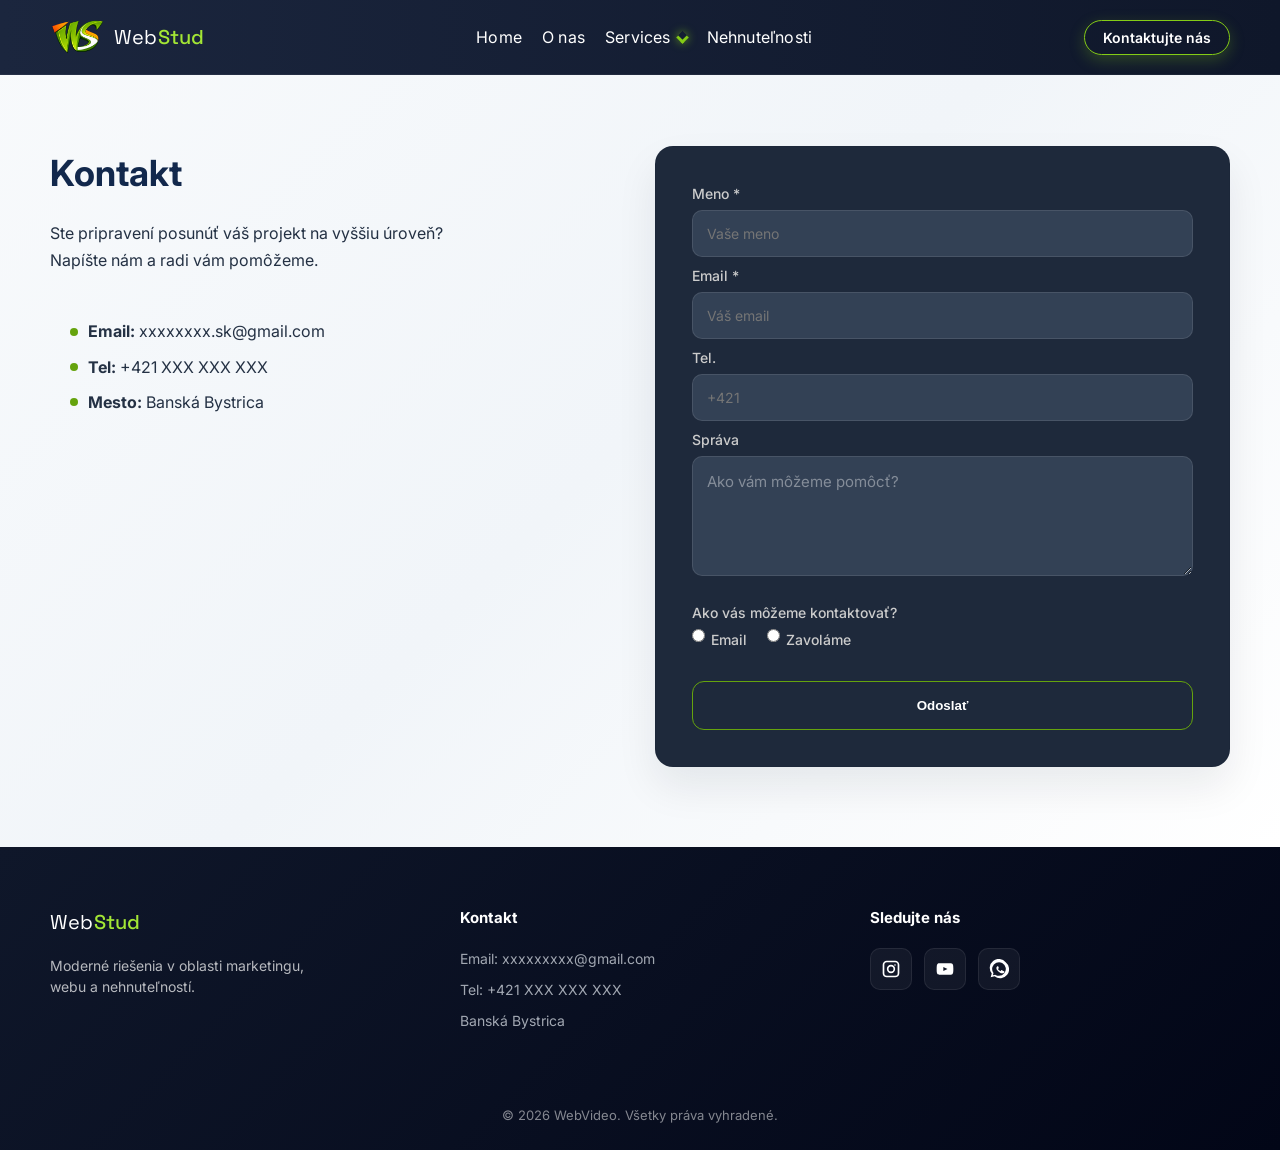
<file: contact.html>
<!doctype html>
<html lang="sk">
  <head>
    <meta charset="UTF-8" />
    <meta name="viewport" content="width=device-width, initial-scale=1.0" />

    <meta
      name="description"
      content="Creative studio so zameraním na 3D vizualizácie interiérov a exteriérov."
    />

    <title>Contact</title>

    <link
      href="https://fonts.googleapis.com/css2?family=Inter:wght@400;500;600;700;800&family=Space+Grotesk:wght@500;700&display=swap"
      rel="stylesheet"
    />

    <link rel="stylesheet" href="https://unpkg.com/aos@2.3.1/dist/aos.css" />

    <link rel="stylesheet" href="css/style.css" />
  </head>
  <body>
    <!-- Header -->
    <header class="header">
      <div class="container header-inner">
        <a href="/" class="logo">
          <img src="assets/images/stud4.png"class="logo-img" />
          <span class="logo-text">
            <span class="logo-on">Web</span><span class="logo-business">Stud</span>
          </span>
        </a>

        <nav class="nav">
          <a href="index.html">Home</a>
          <a href="index.html#about">O nas </a>
          <div class="nav-item has-submenu">
            <a href="#services" class="submenu-toggle">
              Services <span class="arrow"></span>
            </a>
            <ul class="submenu">
              <li><a href="web.html">Webové stránky</a></li>
              <li><a href="video-production.html">Video Production</a></li>
              <li><a href="visualization.html">Visualization</a></li>
            </ul>
          </div>
          <a href="real-estate.html">Nehnuteľnosti</a>
          <a href="contact.html#form" class="header-btn mobile-btn">
            Kontaktujte nás
          </a>
        </nav>

        <div class="header-contact">
          <a href="contact.html#form" class="header-btn">Kontaktujte nás</a>
        </div>

        <div class="burger" id="burger">
          <span></span>
          <span></span>
          <span></span>
        </div>
      </div>
    </header>

    <!-- Contacts -->
    <section class="contact-page">
      <div class="container contact-container">
        <div class="contact-info">
          <h1>Kontakt</h1>

          <p>
            Ste pripravení posunúť váš projekt na vyššiu úroveň? <br />Napíšte
            nám a radi vám pomôžeme.
          </p>

          <div class="contact-details">
            <p><strong>Email:</strong> xxxxxxxx.sk@gmail.com</p>
            <p><strong>Tel:</strong> +421 XXX XXX XXX</p>
            <p><strong>Mesto:</strong> Banská Bystrica</p>
          </div>
        </div>

        <div class="contact-form">
          <form
            id="contactForm"
            action="https://formspree.io/f/YOUR_ID"
            method="POST"
          >
            <label>Meno *</label>
            <input type="text" name="name" placeholder="Vaše meno" required />

            <label>Email *</label>
            <input type="email" name="email" placeholder="Váš email" required />

            <label>Tel.</label>
            <input type="text" name="phone" placeholder="+421" />

            <input type="hidden" name="_subject" value="Nový kontakt z webu!" />

            <label>Správa</label>
            <textarea
              name="message"
              class="contact-textarea"
              placeholder="Ako vám môžeme pomôcť?"
            ></textarea>

            <label>Ako vás môžeme kontaktovať?</label>
            <div class="radio-group">
              <label>
                <input type="radio" name="contact" value="email" /> Email
              </label>
              <label>
                <input type="radio" name="contact" value="phone" /> Zavoláme
              </label>
            </div>

            <button type="submit" class="btn btn-primary btn-sub">
              Odoslať
            </button>
          </form>

          <div class="form-success" id="formSuccess">
            Ďakujeme! Ozveme sa vám čoskoro.
          </div>
        </div>
      </div>
    </section>

    <!-- Footer  -->
    <footer class="footer fade-in">
      <div class="container footer-container">
        <div class="footer-col footer-brand">
          <span class="logo-text">
            <span class="logo-on">Web</span
            ><span class="logo-business">Stud</span>
          </span>
          <p class="footer-text">
            Moderné riešenia v oblasti marketingu, <br />webu a nehnuteľností.
          </p>
        </div>

        <div class="footer-col">
          <h4>Kontakt</h4>
          <ul>
            <li>Email: xxxxxxxxx@gmail.com</li>
            <li>Tel: +421 XXX XXX XXX</li>
            <li>Banská Bystrica</li>
          </ul>
        </div>

        <div class="footer-col">
          <h4>Sledujte nás</h4>

          <div class="footer-socials">
            <!-- Instagram -->
            <a href="#">
              <svg viewBox="0 0 24 24" fill="currentColor">
                <path
                  d="M7 2C4.2 2 2 4.2 2 7v10c0 
            2.8 2.2 5 5 5h10c2.8 0 5-2.2 
            5-5V7c0-2.8-2.2-5-5-5H7zm10 
            2a3 3 0 0 1 3 3v10a3 3 0 0 
            1-3 3H7a3 3 0 0 1-3-3V7a3 3 
            0 0 1 3-3h10zm-5 3a5 5 0 1 0 
            0 10 5 5 0 0 0 0-10zm0 
            2a3 3 0 1 1 0 6 3 3 0 0 
            1 0-6zm4.8-2.8a1 1 0 1 
            0 0 2 1 1 0 0 0 0-2z"
                />
              </svg>
            </a>

            <!-- YouTube -->
            <a href="#">
              <svg viewBox="0 0 24 24" fill="currentColor">
                <path
                  d="M21.8 8s-.2-1.4-.8-2c-.8-.8-1.7-.8-2.1-.9C15.9 
            5 12 5 12 5h0s-3.9 0-6.9.1c-.4 
            0-1.3.1-2.1.9-.6.6-.8 
            2-.8 2S2 9.6 2 11.2v1.6C2 
            14.4 2.2 16 2.2 16s.2 1.4.8 
            2c.8.8 1.9.8 2.4.9 1.7.2 
            6.6.1 6.6.1s3.9 0 6.9-.1c.4 
            0 1.3-.1 2.1-.9.6-.6.8-2 
            .8-2s.2-1.6.2-3.2v-1.6C22 
            9.6 21.8 8 21.8 8zM10 
            14.5v-5l5 2.5-5 2.5z"
                />
              </svg>
            </a>

            <!-- WhatsApp -->
            <a href="#">
              <svg viewBox="0 0 24 24" fill="currentColor">
                <path
                  d="M20 3.9A10 10 0 0 0 3.3 
            17.4L2 22l4.7-1.2A10 10 0 1 0 
            20 3.9zm-8 16.3a8.2 8.2 0 0 
            1-4.2-1.1l-.3-.2-2.8.7.7-2.7-.2-.3a8.2 
            8.2 0 1 1 6.8 3.6zm4.5-6.1c-.2-.1-1.4-.7-1.6-.8-.2-.1-.3-.1-.4.1-.1.2-.5.8-.6 
            1-.1.2-.2.2-.4.1-1.1-.5-1.9-1.1-2.6-2.2-.2-.2 
            0-.3.1-.4.1-.1.2-.3.4-.5.1-.2.2-.3.3-.5.1-.2 
            0-.3 0-.4 0-.1-.4-1-.6-1.4-.2-.4-.3-.3-.4-.3h-.4c-.1 
            0-.4.1-.6.3-.2.2-.8.8-.8 1.9s.8 2.2.9 2.3c.1.2 
            1.6 2.5 4 3.4.6.2 1 .3 1.3.4.6.2 1.1.1 
            1.5.1.5-.1 1.4-.6 1.6-1.1.2-.5.2-1 
            .2-1.1-.1-.1-.2-.1-.4-.2z"
                />
              </svg>
            </a>
          </div>
        </div>
      </div>

      <div class="footer-bottom">© 2026 WebVideo. Všetky práva vyhradené.</div>
    </footer>

    <!-- <a href="#" class="cookie-fixed-button">
      <img src="assets/images/cook-fot.png" alt="Cookie Settings" />
    </a> -->

    <script src="js/main.js"></script>
  </body>
</html>
</file>
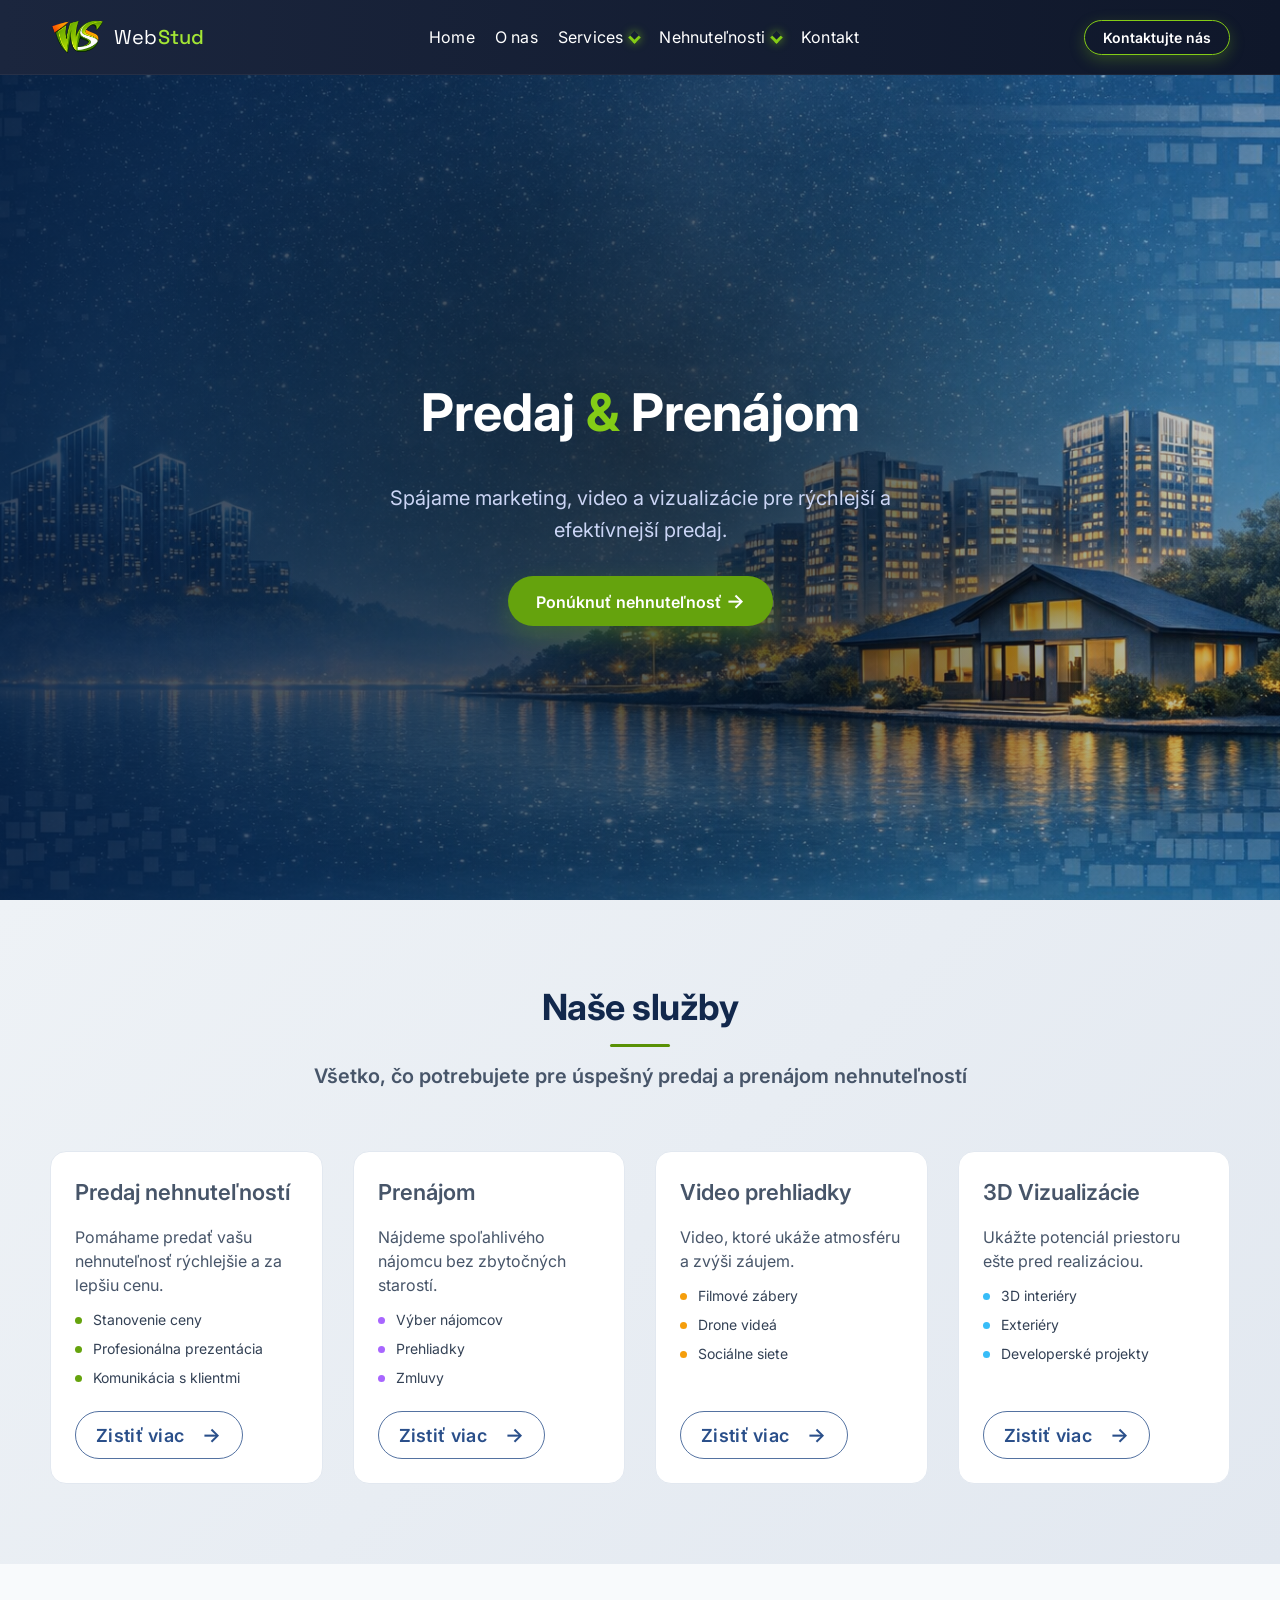
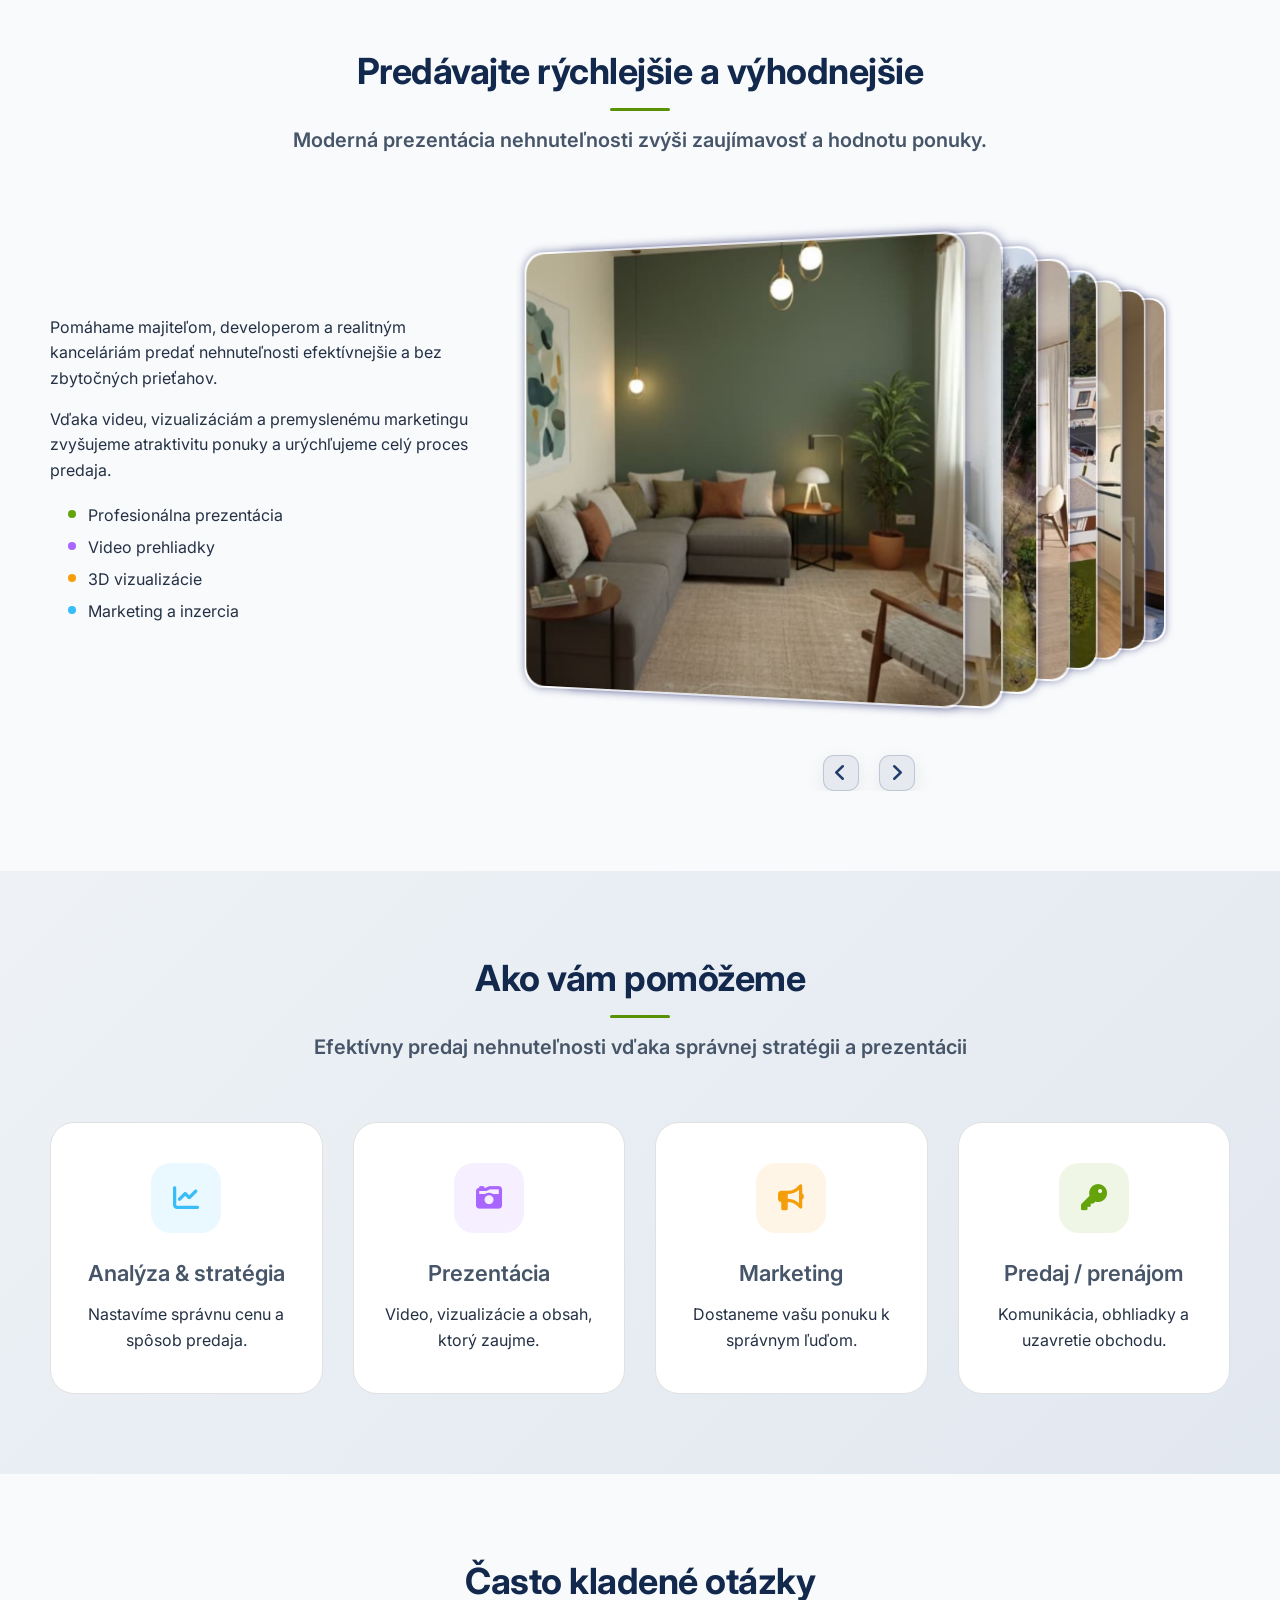
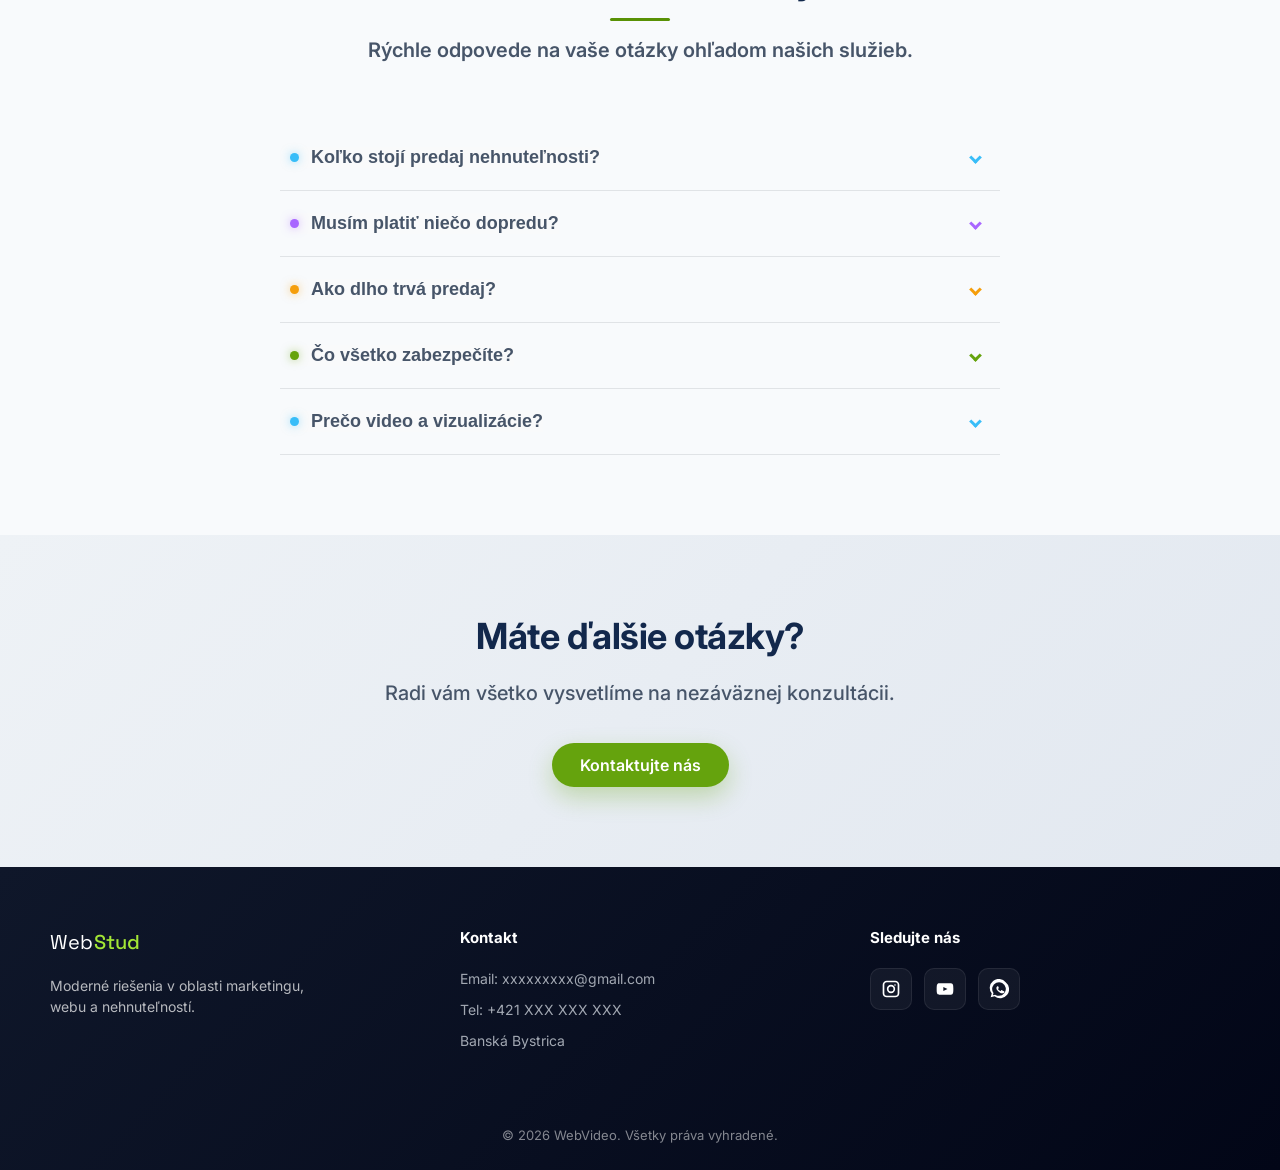
<file: real-estate.html>
<!doctype html>
<html lang="sk">
  <head>
    <meta charset="UTF-8" />
    <meta name="viewport" content="width=device-width, initial-scale=1.0" />

    <meta
      name="description"
      content="Creative studio so zameraním na 3D vizualizácie interiérov a exteriérov."
    />

    <title>Nehnuteľnosti</title>

    <link
      href="https://fonts.googleapis.com/css2?family=Inter:wght@400;500;600;700;800&family=Space+Grotesk:wght@500;700&display=swap"
      rel="stylesheet"
    />

    <link
      rel="stylesheet"
      href="https://cdnjs.cloudflare.com/ajax/libs/font-awesome/6.5.1/css/all.min.css"
    />

    <link rel="stylesheet" href="https://unpkg.com/aos@2.3.1/dist/aos.css" />

    <link rel="stylesheet" href="css/style.css" />
  </head>
  <body>
    <!-- Header -->
    <header class="header">
      <div class="container header-inner">
        <a href="/" class="logo">
          <img src="assets/images/stud4.png"class="logo-img" />
          <span class="logo-text">
            <span class="logo-on">Web</span><span class="logo-business">Stud</span>
          </span>
        </a>

        <nav class="nav">
          <a href="index.html">Home</a>
          <a href="index.html#about">O nas </a>
          <div class="nav-item has-submenu">
            <a href="#services" class="submenu-toggle">
              Services <span class="arrow"></span>
            </a>
            <ul class="submenu">
              <li><a href="web.html">Webové stránky</a></li>
              <li><a href="video-production.html">Video Production</a></li>
              <li><a href="visualization.html">Visualization</a></li>
            </ul>
          </div>

          <div class="nav-item has-submenu">
            <a href="#real-services" class="submenu-toggle">
              Nehnuteľnosti <span class="arrow"></span>
            </a>
            <ul class="submenu">
              <li><a href="#real-services">Naše služby</a></li>
              <!-- <li><a href="#real-about">Prenájom</a></li> -->
              <!-- <li><a href="#real-services">Video prehliadky</a></li> -->
              <!-- <li><a href="#real-services">3D Vizualizácie</a></li>  -->
            </ul>
          </div>

          <a href="#footer">Kontakt</a>

          <a href="contact.html#form" class="header-btn mobile-btn">
            Kontaktujte nás
          </a>
        </nav>

        <div class="header-contact">
          <a href="contact.html#form" class="header-btn">Kontaktujte nás</a>
        </div>

        <div class="burger" id="burger">
          <span></span>
          <span></span>
          <span></span>
        </div>
      </div>
    </header>

    <!-- Real-hero -->
    <section class="real-hero" id="real-hero">
      <div class="hero-bg">
        <img src="assets/images/realistka2.png" alt="Predaj nehnuteľností" />
        <div class="hero-gradient"></div>
      </div>
      <div class="container fade-in">
        <div class="real-text-web">
        <h1>Predaj <span class="green">& </span>Prenájom</h1>

        <p class="hero-subtitle">
          Spájame marketing, video a vizualizácie pre rýchlejší a efektívnejší
          predaj.
        </p>

        <a href="#" data-modal="projectModal" class="btn btn-primary fade-in">
          Ponúknuť nehnuteľnosť <span class="arrow">→</span>
        </a>
         </div>
      </div>
    </section>

    <!-- Section real-services -->
    <section class="real-services " id="real-services">
      <div class="container">
        <h2 class="section-title fade-in">Naše služby</h2>
        <p class="section-subtitle fade-in">
          Všetko, čo potrebujete pre úspešný predaj a prenájom nehnuteľností
        </p>

        <div class="real-grid fade-in" id="Predaj">
          <!-- PREDAJ -->
          <div class="real-card">
            <div class="real-card-top">
              <h3>Predaj nehnuteľností</h3>
            </div>

            <div class="real-card-body">
              <p>
                Pomáhame predať vašu nehnuteľnosť rýchlejšie a za lepšiu cenu.
              </p>

              <ul class="real-list">
                <li>Stanovenie ceny</li>
                <li>Profesionálna prezentácia</li>
                <li>Komunikácia s klientmi</li>
              </ul>

              <a href="#!" class="card-btn">Zistiť viac</a>
            </div>
          </div>

          <!-- PRENAJOM -->
          <div class="real-card">
            <div class="real-card-top">
              <h3>Prenájom</h3>
            </div>

            <div class="real-card-body">
              <p>Nájdeme spoľahlivého nájomcu bez zbytočných starostí.</p>

              <ul class="real-list">
                <li>Výber nájomcov</li>
                <li>Prehliadky</li>
                <li>Zmluvy</li>
              </ul>

              <a href="#!" class="card-btn">Zistiť viac</a>
            </div>
          </div>

          <!-- VIDEO -->
          <div class="real-card">
            <div class="real-card-top">
              <h3>Video prehliadky</h3>
            </div>

            <div class="real-card-body">
              <p>Video, ktoré ukáže atmosféru a zvýši záujem.</p>

              <ul class="real-list">
                <li>Filmové zábery</li>
                <li>Drone videá</li>
                <li>Sociálne siete</li>
              </ul>

              <a href="#!" class="card-btn">Zistiť viac</a>
            </div>
          </div>

          <!-- VIZ -->
          <div class="real-card">
            <div class="real-card-top">
              <h3>3D Vizualizácie</h3>
            </div>

            <div class="real-card-body">
              <p>Ukážte potenciál priestoru ešte pred realizáciou.</p>

              <ul class="real-list">
                <li>3D interiéry</li>
                <li>Exteriéry</li>
                <li>Developerské projekty</li>
              </ul>

              <a href="#!" class="card-btn">Zistiť viac</a>
            </div>
          </div>
        </div>
      </div>
    </section>

    <!-- Section real-about -->
     <section class="real-about fade-in">
      <div class="container real-about-container">
        <h2 class="section-title">Predávajte rýchlejšie a výhodnejšie</h2>
        <p class="section-subtitle real-subtitle fade-in">
          Moderná prezentácia nehnuteľnosti zvýši zaujímavosť a hodnotu ponuky.
        </p>

        <div class="real-about-content">
          <div class="real-text fade-in">
            <p>
              Pomáhame majiteľom, developerom a realitným kanceláriám predať
              nehnuteľnosti efektívnejšie a bez zbytočných prieťahov.
            </p>

            <p>
              Vďaka videu, vizualizáciám a premyslenému marketingu zvyšujeme
              atraktivitu ponuky a urýchľujeme celý proces predaja.
            </p>

            <ul class="real-benefits">
              <li>Profesionálna prezentácia</li>
              <li>Video prehliadky</li>
              <li>3D vizualizácie</li>
              <li>Marketing a inzercia</li>
            </ul>
          </div>

          <div class="slider-wrapper">
            <div class="img-container">
              <div class="box">
                <img src="assets/images/realty/r6.jpg" alt="" />
              </div>
              <div class="box">
                <img src="assets/images/realty/r2.jpg" alt="" />
              </div>
              <div class="box">
                <img src="assets/images/realty/r3.jpg" alt="" />
              </div>
              <div class="box">
                <img src="assets/images/realty/r4.jpg" alt="" />
              </div>
              <div class="box">
                <img src="assets/images/realty/r5.jpg" alt="" />
              </div>
              <div class="box">
                <img src="assets/images/realty/r1.jpg" alt="" />
              </div>
              <div class="box">
                <img src="assets/images/realty/r7.jpg" alt="" />
              </div>
              <div class="box">
                <img src="assets/images/realty/r8.jpg" alt="" />
              </div>
            </div>

           <div class="slider-nav">
              <button class="nav-slider prev" >
                 <i class="fa-solid fa-angle-left"></i>
              </button>
              <button class="nav-slider next">
               <i class="fa-solid fa-angle-right"></i>
              </button>
            </div>
          </div>
        </div>

        <div class="dots"></div>
      </div>
    </section>

    <!-- Section real-experts -->
    <section class="real-experts fade-in">
      <div class="container">
        <div class="section-header">
          <h2 class="section-title fade-in">Ako vám pomôžeme</h2>
          <p class="section-subtitle fade-in">
            Efektívny predaj nehnuteľnosti vďaka správnej stratégii a
            prezentácii
          </p>
        </div>

        <div class="real-steps">
          <div class="real-step step-blue">
            <div class="real-icon">
              <i class="fa-solid fa-chart-line fa-fw"></i>
            </div>
            <h3>Analýza & stratégia</h3>
            <p>Nastavíme správnu cenu a spôsob predaja.</p>
          </div>

          <div class="real-step step-purple">
            <div class="real-icon">
              <i class="fa-solid fa-camera-retro fa-fw"></i>
            </div>
            <h3>Prezentácia</h3>
            <p>Video, vizualizácie a obsah, ktorý zaujme.</p>
          </div>

          <div class="real-step step-orange">
            <div class="real-icon">
              <i class="fa-solid fa-bullhorn fa-fw"></i>
            </div>
            <h3>Marketing</h3>
            <p>Dostaneme vašu ponuku k správnym ľuďom.</p>
          </div>

          <div class="real-step step-red">
            <div class="real-icon"><i class="fa-solid fa-key fa-fw"></i></div>
            <h3>Predaj / prenájom</h3>
            <p>Komunikácia, obhliadky a uzavretie obchodu.</p>
          </div>
        </div>
      </div>
    </section>

    <!-- Section Fag -->
    <section class="faq fade-in">
      <div class="container">
        <h2 class="section-title fade-in">
          Často kladené otázky
          <span class="underline"></span>
        </h2>
        <p class="section-subtitle fade-in">
          Rýchle odpovede na vaše otázky ohľadom našich služieb.
        </p>

        <div class="faq-wrapper">
          <div class="faq-item fade-in">
            <button class="faq-question">
              <span class="faq-left">
                <span class="faq-dot"></span>
                Koľko stojí predaj nehnuteľnosti?
              </span>
              <span class="faq-arrow"></span>
            </button>
            <div class="faq-answer">
              <p>
                Cena závisí od rozsahu služieb. Väčšinou platíte až po úspešnom
                predaji.
              </p>
            </div>
          </div>

          <div class="faq-item fade-in">
            <button class="faq-question">
              <span class="faq-left">
                <span class="faq-dot"></span>
                Musím platiť niečo dopredu?
              </span>
              <span class="faq-arrow"></span>
            </button>
            <div class="faq-answer">
              <p>
                Vo väčšine prípadov nie. Niektoré služby môžu mať malý vstupný
                poplatok.
              </p>
            </div>
          </div>

          <div class="faq-item fade-in">
            <button class="faq-question">
              <span class="faq-left">
                <span class="faq-dot"></span>
                Ako dlho trvá predaj?
              </span>
              <span class="faq-arrow"></span>
            </button>
            <div class="faq-answer">
              <p>
                Závisí od trhu, ale profesionálna prezentácia výrazne zrýchľuje
                proces.
              </p>
            </div>
          </div>

          <div class="faq-item fade-in">
            <button class="faq-question">
              <span class="faq-left">
                <span class="faq-dot"></span>
                Čo všetko zabezpečíte?
              </span>
              <span class="faq-arrow"></span>
            </button>
            <div class="faq-answer">
              <p>
                Od stratégie a marketingu až po obhliadky a uzavretie predaja.
              </p>
            </div>
          </div>

          <div class="faq-item fade-in">
            <button class="faq-question">
              <span class="faq-left">
                <span class="faq-dot"></span>
                Prečo video a vizualizácie?
              </span>
              <span class="faq-arrow"></span>
            </button>
            <div class="faq-answer">
              <p>
                Zvyšujú záujem, dôveru a pomáhajú predať rýchlejšie a
                výhodnejšie.
              </p>
            </div>
          </div>
        </div>
      </div>
    </section>

    <!-- CTA -->
    <section class="real-cta fade-in">
      <div class="container">
        <h2 class="section-titlefade-in">Máte ďalšie otázky?</h2>
        <p>Radi vám všetko vysvetlíme na nezáväznej konzultácii.</p>

        <a href="contact.html" class="btn btn-primary">Kontaktujte nás </a>
      </div>
    </section>

    <!-- Footer  -->
    <footer class="footer fade-in" id="footer">
      <div class="container footer-container">
        <div class="footer-col footer-brand">
          <span class="logo-text">
            <span class="logo-on">Web</span><span class="logo-business">Stud</span>
          </span>
          <p class="footer-text">
            Moderné riešenia v oblasti marketingu, <br>webu a nehnuteľností.
          </p>
        </div>

        <div class="footer-col">
          <h4>Kontakt</h4>
          <ul>
            <li>Email: xxxxxxxxx@gmail.com</li>
            <li>Tel: +421 XXX XXX XXX</li>
            <li>Banská Bystrica</li>
          </ul>
        </div>

        <div class="footer-col">
          <h4>Sledujte nás</h4>

          <div class="footer-socials">
            <!-- Instagram -->
            <a href="#">
              <svg viewBox="0 0 24 24" fill="currentColor">
                <path
                  d="M7 2C4.2 2 2 4.2 2 7v10c0 
            2.8 2.2 5 5 5h10c2.8 0 5-2.2 
            5-5V7c0-2.8-2.2-5-5-5H7zm10 
            2a3 3 0 0 1 3 3v10a3 3 0 0 
            1-3 3H7a3 3 0 0 1-3-3V7a3 3 
            0 0 1 3-3h10zm-5 3a5 5 0 1 0 
            0 10 5 5 0 0 0 0-10zm0 
            2a3 3 0 1 1 0 6 3 3 0 0 
            1 0-6zm4.8-2.8a1 1 0 1 
            0 0 2 1 1 0 0 0 0-2z"
                />
              </svg>
            </a>

            <!-- YouTube -->
            <a href="#">
              <svg viewBox="0 0 24 24" fill="currentColor">
                <path
                  d="M21.8 8s-.2-1.4-.8-2c-.8-.8-1.7-.8-2.1-.9C15.9 
            5 12 5 12 5h0s-3.9 0-6.9.1c-.4 
            0-1.3.1-2.1.9-.6.6-.8 
            2-.8 2S2 9.6 2 11.2v1.6C2 
            14.4 2.2 16 2.2 16s.2 1.4.8 
            2c.8.8 1.9.8 2.4.9 1.7.2 
            6.6.1 6.6.1s3.9 0 6.9-.1c.4 
            0 1.3-.1 2.1-.9.6-.6.8-2 
            .8-2s.2-1.6.2-3.2v-1.6C22 
            9.6 21.8 8 21.8 8zM10 
            14.5v-5l5 2.5-5 2.5z"
                />
              </svg>
            </a>

            <!-- WhatsApp -->
            <a href="#">
              <svg viewBox="0 0 24 24" fill="currentColor">
                <path
                  d="M20 3.9A10 10 0 0 0 3.3 
            17.4L2 22l4.7-1.2A10 10 0 1 0 
            20 3.9zm-8 16.3a8.2 8.2 0 0 
            1-4.2-1.1l-.3-.2-2.8.7.7-2.7-.2-.3a8.2 
            8.2 0 1 1 6.8 3.6zm4.5-6.1c-.2-.1-1.4-.7-1.6-.8-.2-.1-.3-.1-.4.1-.1.2-.5.8-.6 
            1-.1.2-.2.2-.4.1-1.1-.5-1.9-1.1-2.6-2.2-.2-.2 
            0-.3.1-.4.1-.1.2-.3.4-.5.1-.2.2-.3.3-.5.1-.2 
            0-.3 0-.4 0-.1-.4-1-.6-1.4-.2-.4-.3-.3-.4-.3h-.4c-.1 
            0-.4.1-.6.3-.2.2-.8.8-.8 1.9s.8 2.2.9 2.3c.1.2 
            1.6 2.5 4 3.4.6.2 1 .3 1.3.4.6.2 1.1.1 
            1.5.1.5-.1 1.4-.6 1.6-1.1.2-.5.2-1 
            .2-1.1-.1-.1-.2-.1-.4-.2z"
                />
              </svg>
            </a>
          </div>
        </div>
      </div>

      <div class="footer-bottom">© 2026 WebVideo. Všetky práva vyhradené.</div>
    </footer>

    <!-- Modal nehnuteľnosť -->
    <div class="modal" id="projectModal">
      <div class="modal-overlay"></div>

      <div class="modal-content">
        <button class="modal-close">&times;</button>

        <h2>Ponúknuť nehnuteľnosť</h2>
        <p class="modal-subtitle">
          Vyplňte formulár a ozveme sa vám čo najskôr.
        </p>

        <form class="modal-form">
          <input type="text" placeholder="Meno" required />
          <input type="email" placeholder="Email" required />
          <input type="tel" placeholder="Telefón" />

          <select>
            <option>Typ nehnuteľnosti</option>
            <option>Byt</option>
            <option>Dom</option>
            <option>Komerčný priestor</option>
          </select>

          <textarea placeholder="Krátky popis nehnuteľnosti"></textarea>

          <button type="submit" class="btn btn-primary">Odoslať dopyt</button>
        </form>
      </div>
    </div>

    <!-- <a href="#" class="cookie-fixed-button">
      <img src="assets/images/cook-fot.png" alt="Cookie Settings" />
    </a> -->

    <script src="js/main.js"></script>
  </body>
</html>
</file>
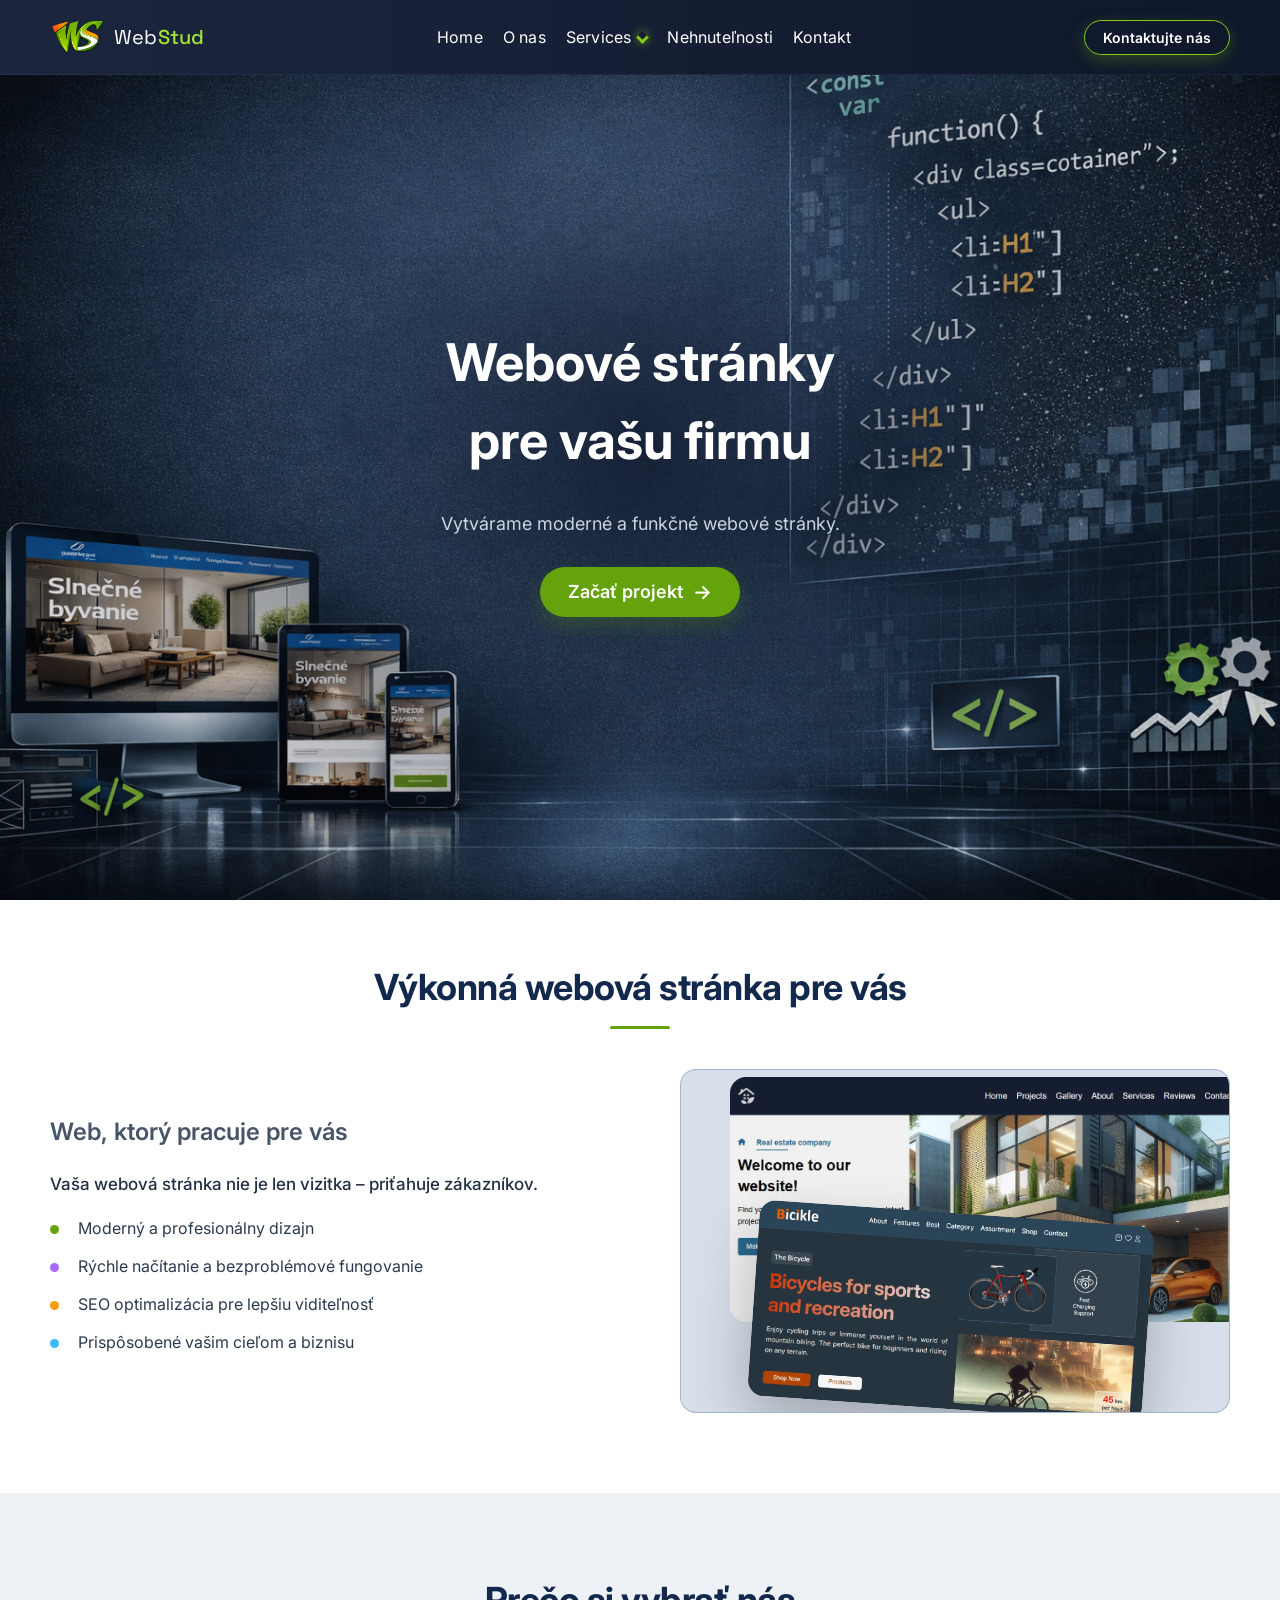
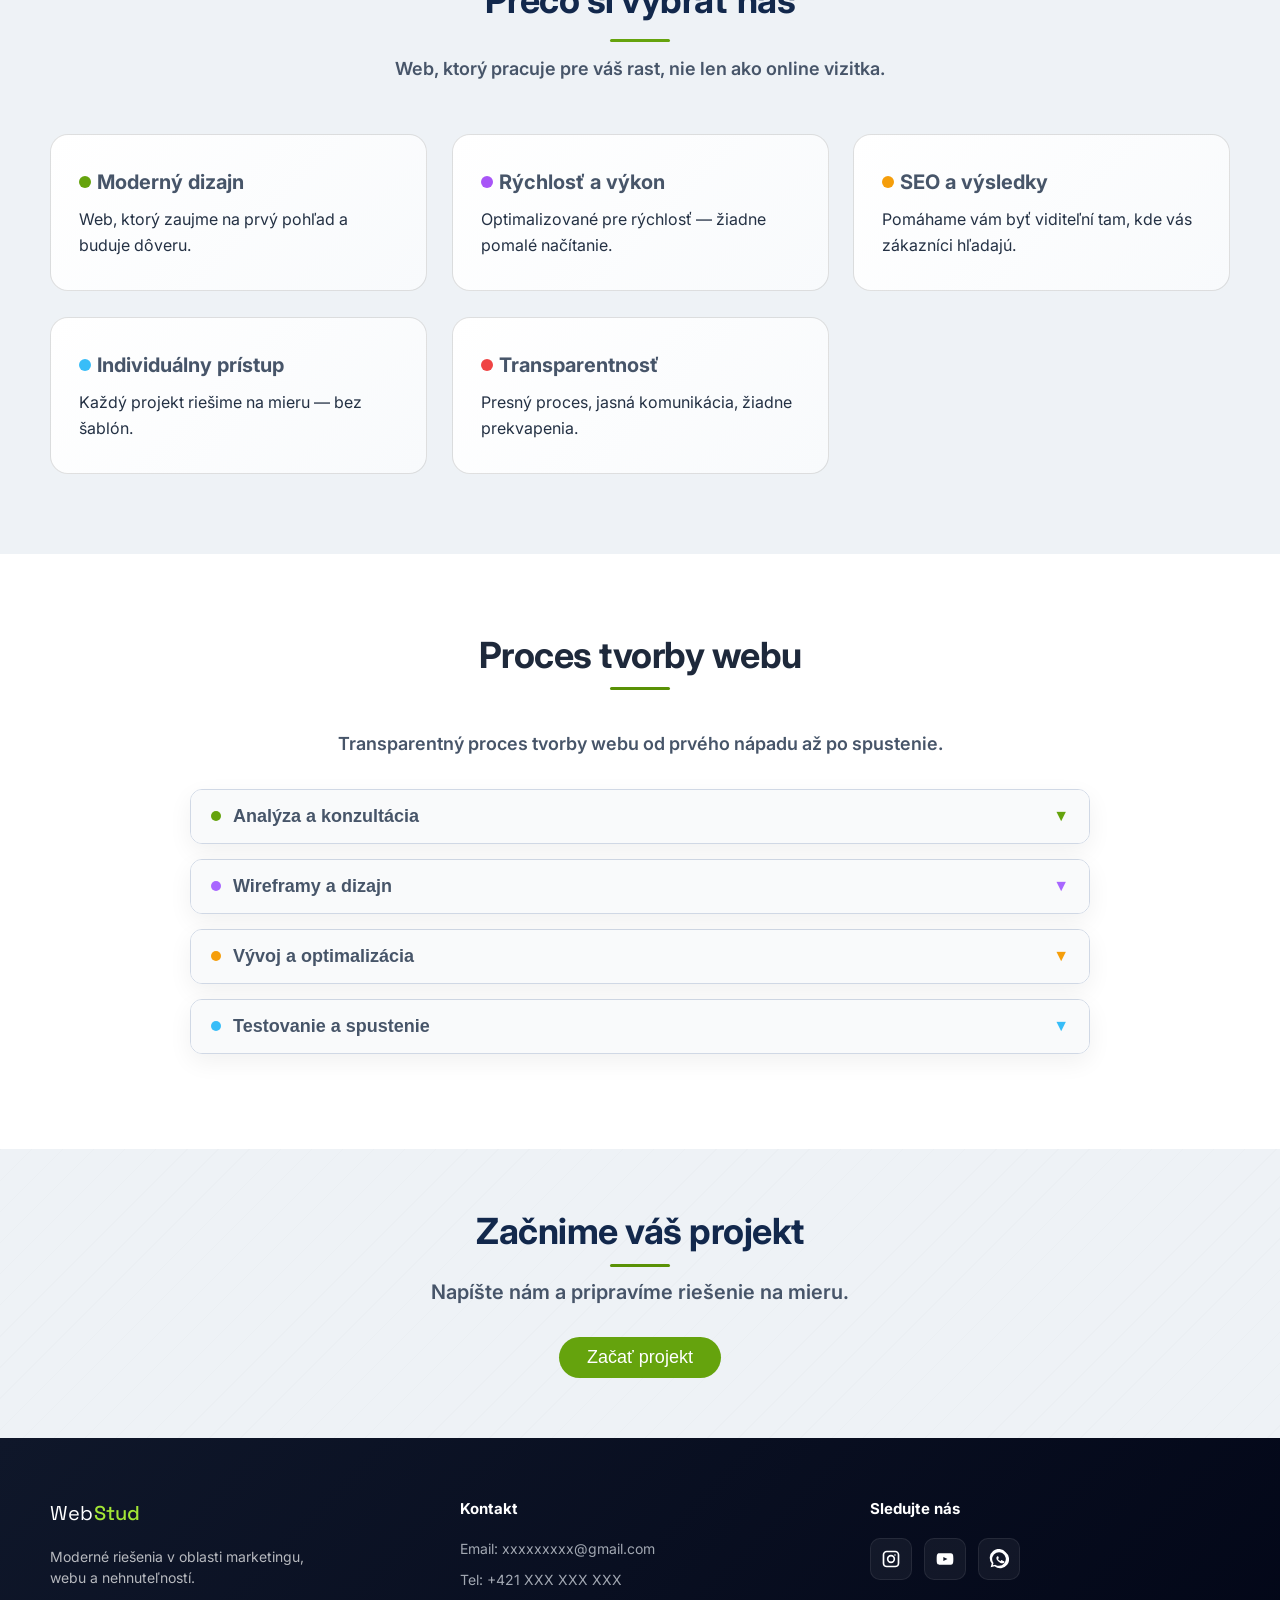
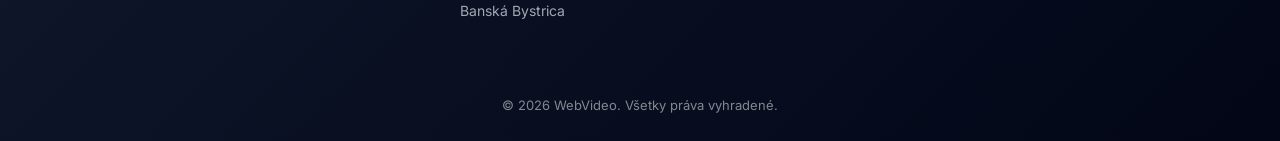
<file: web.html>
<!doctype html>
<html lang="sk">
<head>
  <meta charset="UTF-8" />
  <meta name="viewport" content="width=device-width, initial-scale=1.0" />

  <meta name="description" content="Creative studio so zameraním na 3D vizualizácie interiérov a exteriérov pre developerov a realitné projekty." />

  <link href="https://fonts.googleapis.com/css2?family=Inter:wght@400;500;600;700;800&family=Space+Grotesk:wght@500;700&display=swap" rel="stylesheet">

  <link rel="stylesheet" href="https://unpkg.com/aos@2.3.1/dist/aos.css">

  <link rel="stylesheet" href="css/style.css" />

  <title>Web-prod</title>
</head>
  <body>
    <!-- Header -->
    <header class="header">
      <div class="container header-inner">
        <a href="/" class="logo">
          <img src="assets/images/stud4.png"class="logo-img" />
          <span class="logo-text">
            <span class="logo-on">Web</span><span class="logo-business">Stud</span>
          </span>
        </a>

        <nav class="nav">
          <a href="index.html">Home</a>
          <a href="index.html#about">O nas </a>
          <div class="nav-item has-submenu">
            <a href="#services" class="submenu-toggle">
              Services <span class="arrow"></span>
            </a>
            <ul class="submenu">
              <li><a href="web.html">Webové stránky</a></li>
              <li><a href="video-production.html">Video production</a></li>
              <li><a href="visualization.html">Visualization</a></li>             
            </ul>
          </div>
          <a href="real-estate.html">Nehnuteľnosti</a>
          <a href="#footer">Kontakt</a>
          
          <a href="contact.html#form" class="header-btn mobile-btn">
            Kontaktujte nás
          </a>
        </nav>

        <div class="header-contact">
          <a href="contact.html#form" class="header-btn">Kontaktujte nás</a>
        </div>

        <div class="burger" id="burger">
          <span></span>
          <span></span>
          <span></span>
        </div>
      </div>
    </header>

    <!-- Section Web-hero -->

    <section class="web-hero">

      <div class="web-bg">
        <img src="assets/images/web/site1.png" alt="Webové stránky pre vašu firmu" />
      </div>

      <div class="container">
        <div class="hero-text-web">
          <h1 class="hero-text-title">
            <span class="green">Webové stránky</span> <br />pre vašu firmu
          </h1>
          <p>Vytvárame moderné a funkčné webové stránky.</p>

          <a href="#" data-modal="projectModal" class="btn btn-primary">
            Začať projekt <span class="arrow">→</span>
          </a>
        </div>
      </div>
    </section>

    <!-- Section Web-about -->

    <section class="web-about fade-in">
      <div class="container">
        <h2 class="section-title web-title center">
          Výkonná webová stránka pre vás
        </h2>

        <div class="web-about-container">
          <div class="web-text">
            <h3 class="web-subtitle">Web, ktorý pracuje pre vás</h3>

            <p class="web-lead">
              Vaša webová stránka nie je len vizitka – priťahuje zákazníkov.
            </p>

            <ul class="web-block">
              <li>Moderný a profesionálny dizajn</li>
              <li>Rýchle načítanie a bezproblémové fungovanie</li>
              <li>SEO optimalizácia pre lepšiu viditeľnosť</li>
              <li>Prispôsobené vašim cieľom a biznisu</li>
            </ul>
          </div>

          <div class="web-box">
            <div class="web-visual">
              <img src="assets/images/web/web1.JPG" class="img-back" />
              <img src="assets/images/web/web2.JPG" class="img-front" />
            </div>
          </div>
        </div>
      </div>
    </section>

    <!-- Section Why us -->
    <section class="why-us fade-in">
      <div class="container">
        <h2 class="section-title center">
          Prečo si vybrať <span class="green">nás</span>
        </h2>

        <p class="why-subtitle">
          Web, ktorý pracuje pre váš rast, nie len ako online vizitka.
        </p>

        <div class="why-grid">
          <div class="why-item">
            <h3>Moderný dizajn</h3>
            <p>Web, ktorý zaujme na prvý pohľad a buduje dôveru.</p>
          </div>

          <div class="why-item">
            <h3>Rýchlosť a výkon</h3>
            <p>Optimalizované pre rýchlosť — žiadne pomalé načítanie.</p>
          </div>

          <div class="why-item">
            <h3>SEO a výsledky</h3>
            <p>Pomáhame vám byť viditeľní tam, kde vás zákazníci hľadajú.</p>
          </div>

          <div class="why-item">
            <h3>Individuálny prístup</h3>
            <p>Každý projekt riešime na mieru — bez šablón.</p>
          </div>

          <div class="why-item">
            <h3>Transparentnosť</h3>
            <p>Presný proces, jasná komunikácia, žiadne prekvapenia.</p>
          </div>
        </div>
      </div>
    </section>

    <!-- Section accordion -->

    <section class="web-process fade-in">
      <div class="container">
        <h2 class="process-title">Proces tvorby webu</h2>
        <p class="process-subtitle">
          Transparentný proces tvorby webu od prvého nápadu až po spustenie.
        </p>

        <div class="accordion">
          <div class="accordion-item">
            <button class="accordion-header">Analýza a konzultácia</button>
            <div class="accordion-content">
              <p>
                Diskutujeme vaše potreby a ciele, aby sme pochopili váš projekt
                do hĺbky.
              </p>
            </div>
          </div>

          <div class="accordion-item">
            <button class="accordion-header">Wireframy a dizajn</button>
            <div class="accordion-content">
              <p>Vytvárame vizuálne koncepty a moderný dizajn, ktorý zaujme.</p>
            </div>
          </div>

          <div class="accordion-item">
            <button class="accordion-header">Vývoj a optimalizácia</button>
            <div class="accordion-content">
              <p>
                Kódovanie stránky, optimalizácia rýchlosti, SEO a responzivita.
              </p>
            </div>
          </div>

          <div class="accordion-item">
            <button class="accordion-header">Testovanie a spustenie</button>
            <div class="accordion-content">
              <p>
                Dôkladne testujeme funkčnosť a spúšťame web, pripravený pre
                zákazníkov.
              </p>
            </div>
          </div>
        </div>
      </div>
    </section>

    <!-- Section Web-cta -->

    <section class="web-cta fade-in">
      <div class="container">
        <h2 class="section-title">Začnime váš projekt</h2>
        <p>Napíšte nám a pripravíme riešenie na mieru.</p>
        
        <button class="web-cta-project" data-modal="projectModal">
          Začať projekt
        </button>

      </div>
    </section>

    <!-- Footer  -->
    <footer class="footer fade-in" id="footer">
      <div class="container footer-container">
        <div class="footer-col footer-brand">
          <span class="logo-text">
            <span class="logo-on">Web</span><span class="logo-business">Stud</span>
          </span>
          <p class="footer-text">
            Moderné riešenia v oblasti marketingu, <br>webu a nehnuteľností.
          </p>
        </div>

        <div class="footer-col">
          <h4>Kontakt</h4>
          <ul>
            <li>Email: xxxxxxxxx@gmail.com</li>
            <li>Tel: +421 XXX XXX XXX</li>
            <li>Banská Bystrica</li>
          </ul>
        </div>

        <div class="footer-col">
          <h4>Sledujte nás</h4>

          <div class="footer-socials">
            <!-- Instagram -->
            <a href="#">
              <svg viewBox="0 0 24 24" fill="currentColor">
                <path
                  d="M7 2C4.2 2 2 4.2 2 7v10c0 
            2.8 2.2 5 5 5h10c2.8 0 5-2.2 
            5-5V7c0-2.8-2.2-5-5-5H7zm10 
            2a3 3 0 0 1 3 3v10a3 3 0 0 
            1-3 3H7a3 3 0 0 1-3-3V7a3 3 
            0 0 1 3-3h10zm-5 3a5 5 0 1 0 
            0 10 5 5 0 0 0 0-10zm0 
            2a3 3 0 1 1 0 6 3 3 0 0 
            1 0-6zm4.8-2.8a1 1 0 1 
            0 0 2 1 1 0 0 0 0-2z"
                />
              </svg>
            </a>

            <!-- YouTube -->
            <a href="#">
              <svg viewBox="0 0 24 24" fill="currentColor">
                <path
                  d="M21.8 8s-.2-1.4-.8-2c-.8-.8-1.7-.8-2.1-.9C15.9 
            5 12 5 12 5h0s-3.9 0-6.9.1c-.4 
            0-1.3.1-2.1.9-.6.6-.8 
            2-.8 2S2 9.6 2 11.2v1.6C2 
            14.4 2.2 16 2.2 16s.2 1.4.8 
            2c.8.8 1.9.8 2.4.9 1.7.2 
            6.6.1 6.6.1s3.9 0 6.9-.1c.4 
            0 1.3-.1 2.1-.9.6-.6.8-2 
            .8-2s.2-1.6.2-3.2v-1.6C22 
            9.6 21.8 8 21.8 8zM10 
            14.5v-5l5 2.5-5 2.5z"
                />
              </svg>
            </a>

            <!-- WhatsApp -->
            <a href="#">
              <svg viewBox="0 0 24 24" fill="currentColor">
                <path
                  d="M20 3.9A10 10 0 0 0 3.3 
            17.4L2 22l4.7-1.2A10 10 0 1 0 
            20 3.9zm-8 16.3a8.2 8.2 0 0 
            1-4.2-1.1l-.3-.2-2.8.7.7-2.7-.2-.3a8.2 
            8.2 0 1 1 6.8 3.6zm4.5-6.1c-.2-.1-1.4-.7-1.6-.8-.2-.1-.3-.1-.4.1-.1.2-.5.8-.6 
            1-.1.2-.2.2-.4.1-1.1-.5-1.9-1.1-2.6-2.2-.2-.2 
            0-.3.1-.4.1-.1.2-.3.4-.5.1-.2.2-.3.3-.5.1-.2 
            0-.3 0-.4 0-.1-.4-1-.6-1.4-.2-.4-.3-.3-.4-.3h-.4c-.1 
            0-.4.1-.6.3-.2.2-.8.8-.8 1.9s.8 2.2.9 2.3c.1.2 
            1.6 2.5 4 3.4.6.2 1 .3 1.3.4.6.2 1.1.1 
            1.5.1.5-.1 1.4-.6 1.6-1.1.2-.5.2-1 
            .2-1.1-.1-.1-.2-.1-.4-.2z"
                />
              </svg>
            </a>
          </div>
        </div>
      </div>

      <div class="footer-bottom">© 2026 WebVideo. Všetky práva vyhradené.</div>
    </footer>

    <!-- Modal -->
    <div class="modal-overlay">
      <div class="modal-window">
        <button class="modal-close">x</button>

        <h2>Bezplatná konzultácia</h2>
        <p class="modal-sub">Vyplňte formulár a ozveme sa vám.</p>

        <form class="modal-form">
          <label>Meno</label>
          <input type="text" placeholder="Vaše meno" required />

          <label>Email</label>
          <input type="email" placeholder="Váš email" required />

          <label>Správa</label>
          <textarea placeholder="Ako vám môžeme pomôcť?" required></textarea>

          <button type="submit" class="modal-submit">Odoslať</button>
        </form>
      </div>
    </div>

    <!-- Modal for project -->
    <div class="modal modal-overlay-project" id="projectModal">
      <div class="modal-window">
        <button class="modal-close-project">×</button>
    

        <h2>Začnime váš projekt</h2>
        <p class="modal-sub">Povedzte nám viac o vašej vízii.</p>

        <form class="modal-form">
          <label>Meno</label>
          <input type="text" placeholder="Vaše meno" required />

          <label>Email</label>
          <input type="email" placeholder="Váš email" required />

          <label>Typ projektu</label>
          <input
            type="text"
            placeholder="Web / Video / Branding / Iné"
            required
          />

          <label>Správa</label>
          <textarea
            placeholder="Stručne opíšte váš projekt"
            required
          ></textarea>

          <button type="submit" class="modal-submit">Odoslať</button>
        </form>
      </div>
    </div>

    <!-- <a href="#" class="cookie-fixed-button">
      <img src="assets/images/cook-fot.png" alt="Cookie Settings" />
    </a> -->


    <script src="js/main.js"></script>
  </body>
</html>
</file>
<file: css/style.css>
*,
*::before,
*::after {
  margin: 0;
  padding: 0;
  box-sizing: border-box;
}

html {
  scroll-behavior: smooth;
  font-family: "Inter", sans-serif;
  font-size: 16px;
  line-height: 1.5;
  -webkit-font-smoothing: antialiased;
  -moz-osx-font-smoothing: grayscale;
}

ul,
ol {
  list-style: none;
}

a {
  text-decoration: none;
  color: inherit;
}

table {
  border-collapse: collapse;
  border-spacing: 0;
}

img {
  display: block;
  max-width: 100%;
  height: auto;
}

input,
select,
textarea {
  font: inherit;
  background: none;
  border: none;
  outline: none;
}

button:hover,
a:hover {
  cursor: pointer;
}

button,
a,
.btn,
.btn-primary {
  transition: all 0.3s ease;
}

button,
.btn,
.btn-primary,
.cta-open {
  cursor: pointer !important;
}

body {
  font-family: "Inter", sans-serif;
  background: #f9fafb;
  color: #1e293b;
  width: 100%;
  height: 100vh;
  margin: 0 auto;
}

.container,
.header-inner,
.footer__container {
  max-width: 1920px;
  width: 100%;
  padding: 0 80px;
  margin: 0 auto;
}

@media (max-width: 1512px) {
  .container,
  .header__container,
  .footer__container {
    padding: 0 70px;
  }
}

@media (max-width: 1366px) {
  .container,
  .header__container,
  .footer__container {
    padding: 0 60px;
  }
}

@media (max-width: 1280px) {
  .container,
  .header__container,
  .footer__container {
    padding: 0 50px;
  }
}

@media (max-width: 920px) {
  .container,
  .header__container,
  .footer__container {
    padding: 0 40px;
  }
}

@media (max-width: 768px) {
  .container,
  .header__container,
  .footer__container {
    padding: 0 30px;
  }
}

@media (max-width: 480px) {
  .container,
  .header__container,
  .footer__container {
    padding: 0 20px;
  }
}

@media (max-width: 360px) {
  .container,
  .header__container,
  .footer__container {
    padding: 0 10px;
  }
}

.btn {
  display: inline-block;
  padding: 10px 28px;
  border-radius: 26px;
  text-decoration: none;
  font-weight: 600;
  transition: 0.3s ease;
}

.btn-primary {
  background: #a3e635;
  color: white;
  border: none;
}

.btn-primary:hover {
  background: #599105;
}

.section {
  padding: 80px 0;
}

.section:nth-child(even) {
  background: #f9fafb;
}

.section-dark {
  background: #05aa0d;
  color: white;
}

.section-title {
  font-size: 36px;
  font-weight: 700;
  letter-spacing: -0.5px;
  color: #12284c;
}

@media (max-width: 1024px) {
  .section-title {
    font-size: 32px;
  }
}

@media (max-width: 768px) {
  .section-title {
    font-size: 30px;
  }
}

.section-title::after {
  content: "";
  display: block;
  width: 60px;
  height: 3px;
  margin: 10px auto 0;
  background: #599105;
  border-radius: 2px;
}

.grid {
  display: grid;
  grid-template-columns: repeat(auto-fit, minmax(250px, 1fr));
  gap: 25px;
}

.card {
  background: white;
  padding: 25px;
  border-radius: 10px;
  transition: 0.3s ease;
  box-shadow: 0 5px 15px rgba(0, 0, 0, 0.05);
}

.card:hover {
  transform: translateY(-5px);
}

/* Header */
.header {
  position: fixed;
  width: 100%;
  top: 0;
  left: 0;
  z-index: 1000;
  padding: 10px 0;
  background: linear-gradient(90deg, #1b263e, #0f172a);
  border-bottom: 1px solid rgba(255, 255, 255, 0.05);
}

.header.scrolled {
  box-shadow: 0 5px 20px rgba(0, 0, 0, 0.2);
}

.header-inner {
  display: flex;
  align-items: center;
  justify-content: space-between;
}

.logo {
  display: flex;
  align-items: center;
  gap: 10px;
  text-decoration: none;
}

.logo-img {
  width: 54px;
  height: 54px;
  object-fit: contain;
}

.logo-text {
  font-family: "Space Grotesk", sans-serif;
  letter-spacing: 0.2px;
}

.logo-on {
  color: #ffffff;
  font-weight: 400;
  font-size: 20px;
}

.logo-business {
  font-weight: 500;
  font-size: 20px;
  color: #a3e635;
}

.nav {
  display: flex;
  gap: 20px;
}

.nav a {
  color: #ffffff;
  text-decoration: none;
  font-weight: 400;
  font-size: 16px;
  padding: 5px 0;
  letter-spacing: 0.2px;
  position: relative;
}

.nav a::after {
  content: "";
  position: absolute;
  left: 50%;
  bottom: -6px;
  width: 0;
  height: 2px;
  border-radius: 2px;
  background: linear-gradient(to right, #84cc16, #a3e635);
  transform: translateX(-50%);
  transition: width 0.3s ease;
}

.nav a:hover::after {
  width: 60%;
}

.nav a:hover {
  color: #a3e635;
}

.has-submenu {
  position: relative;
}

.submenu {
  position: absolute;
  top: calc(100% + 6px);
  left: 0;
  background: linear-gradient(90deg, #1b263e, #0f172a);
  padding: 12px 0;
  border-radius: 12px;
  box-shadow: 0 12px 28px rgba(0, 0, 0, 0.18);
  opacity: 0;
  visibility: hidden;
  transform: translateY(10px);
  transition: all 0.25s ease;
  min-width: 220px;
  z-index: 999;
}

.has-submenu:hover .submenu {
  opacity: 1;
  visibility: visible;
  transform: translateY(0);
}

.submenu li a {
  position: relative;
  display: inline-block;
  padding: 12px 20px;
  color: #e2e8f0;
  font-size: 15px;
  white-space: nowrap;
  transition: color 0.25s ease;
}

.submenu li a::after {
  content: "";
  position: absolute;
  left: 50%;
  bottom: 6px;
  transform: translateX(-50%);
  width: 10px;
  height: 2px;
  background: transparent;
  transition: background 0.25s ease;
}

.submenu li a:hover::after {
  background: #ffffff;
}

.nav-item .submenu-toggle {
  display: flex;
  align-items: center;
  gap: 7px;
}

.nav-item .arrow {
  width: 9px;
  height: 9px;
  border-right: 3px solid #84cc16;
  border-bottom: 3px solid #84cc16;
  transform: rotate(45deg);
  transition:
    transform 0.25s ease,
    border-color 0.25s ease,
    box-shadow 0.25s ease;
  box-shadow: 0 0 10px rgba(132, 204, 22, 0.7);
}

.has-submenu:hover .arrow {
  transform: rotate(-135deg);
  border-color: #ffffff;
  box-shadow: 0 0 12px rgba(255, 255, 255, 0.9);
}

.header-btn {
  background: #65a30d;
  background: transparent;
  border: 1px solid #84cc16;
  color: #ffffff;
  padding: 8px 18px;
  border-radius: 26px;
  font-size: 14px;
  font-weight: 600;
  box-shadow: 0 5px 15px rgba(132, 204, 22, 0.25);
  transition: all 0.3s ease;
}

.header-btn:hover {
  background: #84cc16;
  color: #ffffff;
  transform: translateY(-1px);
  box-shadow: 0 6px 15px rgba(89, 145, 5, 0.3);
}

.mobile-btn {
  display: none;
}

/* Burger */
.burger {
  display: none;
  flex-direction: column;
  gap: 4px;
  cursor: pointer;
}

.burger span {
  width: 25px;
  height: 3px;
  background: white;
  transition: 0.3s ease;
}

.burger.active span:nth-child(1) {
  transform: rotate(45deg) translate(5px, 5px);
}

.burger.active span:nth-child(2) {
  opacity: 0;
}

.burger.active span:nth-child(3) {
  transform: rotate(-45deg) translate(5px, -5px);
}

@media (max-width: 1020px) {
  .nav {
    display: flex;
    gap: 20px;
  }

  .header-btn {
    padding: 8px 14px;
  }
}

@media (max-width: 900px) {
  .nav {
    display: flex;
    gap: 10px;
  }
}

@media (max-width: 768px) {
  .header {
    padding: 10px 0;
  }

  .logo-img {
    width: 45px;
    height: 45px;
    object-fit: contain;
  }

  .nav {
    position: fixed;
    top: 0;
    right: -100%;
    width: 260px;
    height: 100vh;
    background: #1e293b;
    background-image:
      repeating-linear-gradient(
        135deg,
        rgba(255, 255, 255, 0.04) 0px,
        rgba(255, 255, 255, 0.04) 1px,
        transparent 1px,
        transparent 20px
      ),
      repeating-linear-gradient(
        45deg,
        rgba(255, 255, 255, 0.04) 0px,
        rgba(255, 255, 255, 0.04) 1px,
        transparent 1px,
        transparent 20px
      );
    flex-direction: column;
    gap: 25px;
    padding: 100px 30px;
    transition: 0.4s ease;
  }

  .nav.active {
    right: 0;
  }

  .header-contact {
    display: none;
  }

  .burger {
    display: flex;
  }

  .nav a {
    font-size: 18px;
  }

  .nav-item .arrow {
    width: 12px;
    height: 12px;
    margin-left: 4px;
    border-right: 3px solid #84cc16;
    border-bottom: 3px solid #84cc16;
    transform: rotate(45deg);
    transition:
      transform 0.25s ease,
      border-color 0.25s ease,
      box-shadow 0.25s ease;
    box-shadow: 0 0 10px rgba(132, 204, 22, 0.7);
  }

  .mobile-btn {
    display: inline-block;
  }

  .nav .header-btn {
    width: 100%;
    padding: 12px;
    border-radius: 10px;
  }

  .nav .header-btn {
    color: #fff;
    padding: 8px 26px;
    border: 2px solid #84cc16;
    border-radius: 26px;
    background: transparent;
    box-shadow: none;
  }

  .nav .header-btn:hover {
    color: #fff;
    background: #84cc16;
  }

  .nav .header-btn::after {
    content: none;
  }
}

/* Section Hero */
.hero {
  position: relative;
  height: 100vh;
  display: flex;
  align-items: center;
  justify-content: center;
  text-align: center;
  overflow: hidden;
  color: #fff;
}

.hero-bg {
  position: absolute;
  inset: 0;
  z-index: 1;
}

.hero-bg img {
  width: 100%;
  height: 100%;
  object-fit: cover;
  object-position: right center;
  transform: scale(1.08);
  transition: transform 4s ease;
}

.hero:hover .hero-bg img {
  transform: scale(1.12);
}

.hero-gradient {
  position: absolute;
  inset: 0;
  background:
    radial-gradient(
      circle at center,
      rgba(0, 0, 0, 0.5) 0%,
      rgba(0, 0, 0, 0.2) 40%,
      rgba(0, 0, 0, 0) 70%
    ),
    linear-gradient(
      90deg,
      rgba(5, 25, 55, 0.8) 0%,
      rgba(5, 25, 55, 0.6) 40%,
      rgba(5, 25, 55, 0.2) 100%
    );
}

.hero-content {
  position: relative;
  z-index: 3;
  max-width: 700px;
  padding-top: 50px;
}

.hero-title {
  font-size: clamp(36px, 6vw, 64px);
  font-weight: 700;
  margin-bottom: 20px;
  letter-spacing: -1px;
}

.hero-title .accent {
  color: #65a30d;
  margin: 0 8px;
}

.hero-subtitle {
  font-size: 20px;
  color: #cfd8e3;
  margin-bottom: 45px;
  line-height: 1.6;
  max-width: 600px;
  margin-left: auto;
  margin-right: auto;
}

.hero-buttons {
  display: flex;
  justify-content: center;
  gap: 15px;
  margin-top: 70px;
  flex-wrap: wrap;
}

.btn {
  padding: 10px 28px;
  border-radius: 26px;
  font-weight: 600;
  text-decoration: none;
  transition: all 0.3s ease;
}

.btn-primary {
  background: #65a30d;
  color: #fff;
  box-shadow: 0 10px 25px rgba(101, 163, 13, 0.3);
}

.btn-primary:hover {
  background: #84cc16;
  color: #fff;
  transform: translateY(-4px) scale(1.03);
  box-shadow:
    0 0 20px rgba(132, 204, 22, 0.6),
    0 10px 20px rgba(101, 163, 13, 0.5);
}

.btn-outline {
  border: 2px solid #65a30d;
  color: #fff;
  background: transparent;
}

.btn-outline:hover {
  background: #65a30d;
  color: #fff;
  transform: translateY(-4px) scale(1.03);
  box-shadow: 0 15px 35px rgba(101, 163, 13, 0.4);
}

.hero-title,
.hero-subtitle,
.hero-buttons {
  opacity: 0;
  transform: translateY(40px);
  animation: heroFade 1.4s ease-out forwards;
}

.hero-subtitle {
  animation-delay: 0.3s;
}

.hero-buttons {
  animation-delay: 0.6s;
}

@keyframes heroFade {
  to {
    opacity: 1;
    transform: translateY(0);
  }
}



@media (max-width: 768px) {
  .hero {
    padding: 150px 0 80px 0;
    background-position: right center;
  }

  .hero-bg img{
    object-position: 78% center;
    transform: scale(1.08);
  }

  .hero-title {
    font-size: 36px;
  }

  .hero-text {
    font-size: 16px;
  }

  .hero-glass {
    width: 250px;
    height: 180px;
    left: 70%;
    opacity: 0.4;
  }

  .hero::before,
  .hero::after {
    width: 250px;
    height: 250px;
    filter: blur(80px);
  }
}

@media (max-width: 480px) {
  .hero {
    padding: 130px 0 80px 0;
  }

  .hero-bg img {
    object-position: 85% center;
  }

  .hero-title {
    font-size: 28px;
  }

  .hero-subtitle {
    font-size: 16px;
    line-height: 1.5;
  }

  .hero-buttons {
    flex-direction: column;
    align-items: center;
    gap: 12px;
    margin-top: 30px;
  }

  .btn-primary,
  .btn-outline {
    width: auto;
    min-width: 220px;
  }

  .hero-glass {
    display: none;
  }

  .mobile-btn {
    display: inline-block;
    margin-top: 20px;
    text-align: center;
  }
}

/* Section About */

.section-about {
  padding: 80px 0;
  position: relative;
  overflow: hidden;
  background: linear-gradient(135deg, #f8fafc 0%, #eef2f6 50%, #ffffff 100%);
}

.section-about::before {
  content: "";
  position: absolute;
  inset: 0;
  background: radial-gradient(
    circle at 20% 10%,
    rgba(42, 79, 138, 0.08),
    transparent 70%
  );
  pointer-events: none;
}

.about-container {
  display: grid;
  grid-template-columns: 1fr 1.15fr;
  gap: 20px;
  align-items: center;
}

.about-left,
.about-right {
  flex: 1 1 300px;
}

.about-left .section-title {
  font-size: 36px;
  margin-bottom: 24px;
  color: #12284c;
}

.about-text {
  font-size: 17px;
  line-height: 1.5;
  margin-bottom: 10px;
  color: #243144;
}

.about-text.fade-up {
  transform: translateY(40px);
  opacity: 0;
  transition: all 0.6s ease-out;
}

.about-text.fade-up.visible {
  transform: translateY(0);
  opacity: 1;
}

.about-list li {
  position: relative;
  padding-left: 28px;
  margin-bottom: 4px;
  font-size: 17px;
  color: #1f2a38;
  line-height: 1.6;
  font-weight: 500;
}

.about-list li {
  opacity: 0;
  transform: translateY(10px);
  transition: 0.4s ease;
}

.about-list.active li {
  opacity: 1;
  transform: translateY(0);
}

.about-list.active li:nth-child(1) {
  transition-delay: 0.1s;
}
.about-list.active li:nth-child(2) {
  transition-delay: 0.2s;
}
.about-list.active li:nth-child(3) {
  transition-delay: 0.3s;
}
.about-list li::before {
  content: "";
  position: absolute;
  left: 0;
  top: 9px;
  width: 9px;
  height: 9px;
  border-radius: 50%;
  transition: all 0.25s ease;
}

.about-list li:nth-child(1)::before {
  background: #65a30d;
}

.about-list li:nth-child(2)::before {
  background: #38bdf8;
}

.about-list li:nth-child(3)::before {
  background: #f59e0b;
}

.laptop {
  position: relative;
  width: 100%;
  max-width: 760px;
  min-width: 0px;
  margin-left: auto;
  justify-self: end;
  transform: translateY(30px);
}

.laptop:hover {
  transform: translateY(20px) scale(1.02);
  transition: 0.4s ease;
}

.laptop img {
  width: 100%;
  display: block;
  position: relative;
  filter: drop-shadow(0 20px 40px rgba(42, 79, 138, 0.18));
  transform: scale(1.06);
  z-index: 2;
}

/* screen container */
.screen {
  position: absolute;
  top: 12%;
  left: 31%;
  width: 58%;
  height: 59%;
  overflow: hidden;
  z-index: 1;
  clip-path: polygon(
    18% 3%,
    /* top left */ 100% 9%,
    /* top right */ 90% 95%,
    /* bottom right */ 10% 79% /* bottom left */
  );
}

.screen video {
  width: 100%;
  height: 100%;
  object-fit: cover;
  filter: brightness(0.97) contrast(1.08) saturate(1.05);
}

@media (max-width: 1020px) {
  .about-container {
    grid-template-columns: 1fr;
    gap: 0px;
  }
}

@media (max-width: 900px) {
  .about-container {
    grid-template-columns: 1fr;
  }

  .laptop {
    justify-self: center;
  }

  .section-about {
    padding-top: 80px;
    padding-bottom: 0;
  }

  .laptop {
    margin: 0 auto;
  }

  .about-left {
    max-width: 100%;
  }
}

@media (max-width: 768px) {
  .about-container {
    grid-template-columns: 1fr;
  }

  .about-list li {
    font-size: 15px;
  }

  .laptop {
    margin: 0 auto;
    justify-self: center;
  }
}

@media (max-width: 520px) {
  .about-container {
    padding: 0 px;
  }

  .section-title {
    font-size: 26px;
  }

  .about-text {
    font-size: 14px;
    line-height: 1.6;
    margin-bottom: 16px;
    max-width: 100%;
  }

  .laptop {
    min-width: 360px;
  }
}

@media (max-width: 480px) {
  .about-list li {
    font-size: 14px;
  }
}

@media (max-width: 360px) {
  .laptop {
    min-width: 300px;
  }
}

/* Section Services */
.section-services {
  padding: 80px 0;
  background: #ffffff;
}

.section-title {
  font-size: 36px;
  font-weight: 700;
  letter-spacing: -0.5px;
  display: block;
  width: 100%;
  text-align: center;
}

.section-title::after {
  content: "";
  display: block;
  width: 60px;
  height: 3px;
  margin: 10px auto 0;
  background: #599105;
  border-radius: 2px;
}

.section-subtitle {
  color: #243144;
  font-size: 18px;
  margin-bottom: 50px;
  text-align: center;
  padding-top: 14px;
}

.section-services .grid {
  display: grid;
  grid-template-columns: repeat(auto-fit, minmax(280px, 1fr));
  gap: 45px;
}

.card {
  background: #ffffff;
  border-radius: 18px;
  display: flex;
  flex-direction: column;
  height: 100%;
  overflow: hidden;
  border: 1.5px solid rgba(42, 79, 138, 0.22);
  padding: 0;
  box-shadow: 0 8px 24px rgba(0, 0, 0, 0.06);
  transition: all 0.35s cubic-bezier(0.22, 1, 0.36, 1);
}

.card:hover {
  transform: translateY(-8px);
  box-shadow: 0 25px 50px rgba(0, 0, 0, 0.1);
}

.card:hover .card-top::before {
  opacity: 0.16;
}

.card:hover p {
  color: #334155;
}

.card-top {
  background: linear-gradient(135deg, #0b1626, #2a4f8a);
  padding: 28px;
  color: #ffffff;
  position: relative;
  overflow: hidden;
}

.card-top::after {
  content: "";
  position: absolute;
  inset: 0;
  background: radial-gradient(
    circle at 30% 20%,
    rgba(255, 255, 255, 0.12),
    transparent 75%
  );
  pointer-events: none;
}

.card-top::before {
  content: "";
  position: absolute;
  inset: 0;
  background-image:
    repeating-linear-gradient(
      135deg,
      rgba(255, 255, 255, 0.04) 0px,
      rgba(255, 255, 255, 0.04) 1px,
      transparent 1px,
      transparent 20px
    ),
    repeating-linear-gradient(
      45deg,
      rgba(255, 255, 255, 0.04) 0px,
      rgba(255, 255, 255, 0.04) 1px,
      transparent 1px,
      transparent 20px
    );
  opacity: 0.15;
}

.card:hover .card-top::before {
  opacity: 1;
}

.card-top .icon,
.card-top h3 {
  position: relative;
  z-index: 2;
}

.card-top .icon svg {
  width: 40px;
  height: 40px;
  color: #9ee52a;
}

.card-top h3 {
  font-size: 20px;
  font-weight: 500;
  letter-spacing: 0.3px;
  color: #ffffff;
}

.card-body {
  display: flex;
  flex-direction: column;
  padding: 24px;
  flex: 1;
  transition: 0.3s ease;
}

.card:hover .card-body {
  transform: translateY(-4px);
}

.card-body p {
  color: #243144;
  margin-bottom: 16px;
}

.card-list {
  list-style: none;
  padding-left: 0;
}

.card-list li {
  position: relative;
  padding-left: 20px;
  margin-bottom: 8px;
  color: #243144;
  font-size: 14px;
}

.card-list li::before {
  content: "";
  position: absolute;
  left: 0;
  top: 9px;
  width: 9px;
  height: 9px;
  border-radius: 50%;
  transition: all 0.25s ease;
}
.card:nth-child(1) .card-list li::before {
  background: #9ee52a;
}

.card:nth-child(2) .card-list li::before {
  background: #38bdf8;
}

.card:nth-child(3) .card-list li::before {
  background: #f59e0b;
}

.card-btn {
  display: inline-flex;
  align-items: center;
  gap: 10px;
  padding: 10px 28px;
  margin-top: auto;
  background: transparent;
  border: 1.5px solid rgba(42, 79, 138, 0.6);
  color: #2a4f8a;
  font-size: 18px;
  font-weight: 600;
  letter-spacing: 0.3px;
  border-radius: 26px;
  margin-top: auto;
  text-decoration: none;
  transition: all 0.25s ease;
}

.card-btn:hover {
  background: rgba(42, 79, 138, 0.12);
  color: #2a4f8a;
  transform: translateY(-2px);
}

.card-btn::after {
  content: "→";
  font-size: 20px;
  transition: transform 0.3s ease;
}

.card-btn:hover::after {
  transform: translateX(5px);
}

.card:nth-child(1) .icon svg {
  color: #9ee52a;
}

.card:nth-child(2) .icon svg {
  color: #38bdf8;
}

.card:nth-child(3) .icon svg {
  color: #f59e0b;
}

.card:hover .icon svg {
  transform: scale(1.2);
  transition: 0.3s;
}

.fade-up {
  opacity: 0;
  transform: translateY(20px);
  animation: fadeUp 0.6s forwards;
}

.card:nth-child(1) {
  animation-delay: 0.1s;
}

.card:nth-child(2) {
  animation-delay: 0.2s;
}

.card:nth-child(3) {
  animation-delay: 0.3s;
}

@keyframes fadeUp {
  to {
    opacity: 1;
    transform: translateY(0);
  }
}

@media (max-width: 768px) {
  .section-services .card {
    padding: 0px;
  }

  .section-title {
    font-size: 28px;
  }

  .section-subtitle {
    font-size: 16px;
  }
}

/* Section Partners */
.section-partners {
  background: #eef2f6;
  padding: 40px 0 80px 0;
  text-align: center;
}

.partners-grid {
  display: grid;
  grid-template-columns: repeat(auto-fit, minmax(140px, 1fr));
  gap: 24px;
}

.partner-card {
  height: 90px;
  padding: 15px;
  display: flex;
  align-items: center;
  justify-content: center;
  background: #ffffff;
  border-radius: 16px;
  border: 1.5px solid rgba(42, 79, 138, 0.22);
  box-shadow: 0 8px 25px rgba(42, 79, 138, 0.08);
  position: relative;
  z-index: 1;
  overflow: hidden;
  transition: all 0.25s ease;
}

.partner-card:hover {
  transform: translateY(-4px);
  border-color: rgba(42, 79, 138, 0.45);
  background: rgba(42, 79, 138, 0.05);
  box-shadow:
    0 15px 30px rgba(42, 79, 138, 0.15),
    0 0 20px rgba(42, 79, 138, 0.08);
}

.partner-card img {
  max-width: 85%;
  max-height: 70px;
  object-fit: contain;
  filter: saturate(90%);
  opacity: 0.85;
  border-radius: 6px;
  transition: 0.4s ease;
}

.partner-card:hover img {
  filter: saturate(100%);
  opacity: 1;
  transform: scale(1.06);
}

.partner-card:nth-child(1) {
  animation-delay: 0.1s;
}

.partner-card:nth-child(2) {
  animation-delay: 0.2s;
}

.partner-card:nth-child(3) {
  animation-delay: 0.3s;
}

.partner-card:nth-child(4) {
  animation-delay: 0.4s;
}

.partner-card:nth-child(5) {
  animation-delay: 0.5s;
}

@keyframes fadeUp {
  from {
    opacity: 0;
    transform: translateY(20px);
  }
  to {
    opacity: 1;
    transform: translateY(0);
  }
}

.partners-cta {
  margin-top: 60px;
  text-align: center;
  padding-top: 40px;
  border-radius: 12px;
  border-top: 1px solid rgba(0, 0, 0, 0.1);
}

.partners-cta p {
  font-size: 20px;
  font-weight: 500;
  color: #243144;
  margin-bottom: 20px;
}

.btn-primary {
  transition: all 0.25s ease;
  transform: translateY(0);
}

.btn-primary:hover {
  transform: translateY(-2px);
  box-shadow: 0 12px 25px rgba(0, 0, 0, 0.12);
}

@media (max-width: 1100px) {
  .partners-grid {
    grid-template-columns: repeat(4, 1fr);
  }
}

@media (max-width: 900px) {
  .section-partners {
    padding: 70px 20px;
  }

  .partners-grid {
    grid-template-columns: repeat(3, 1fr);
    gap: 25px;
  }

  .partner-card {
    height: 80px;
    padding: 12px;
  }

  .partner-card img {
    max-height: 60px;
  }

  .partners-cta {
    margin-top: 50px;
  }
}

@media (max-width: 520px) {
  .section-partners {
    padding: 60px 15px;
  }

  .partners-grid {
    grid-template-columns: repeat(2, 1fr);
    gap: 18px;
  }

  .partner-card {
    height: 70px;
    padding: 10px;
    box-shadow:
      0 0 15px rgba(34, 197, 94, 0.12),
      0 8px 20px rgba(0, 0, 0, 0.05);
  }

  .partner-card:hover {
    transform: translateY(-4px) scale(1.02);
    box-shadow:
      0 0 20px rgba(34, 197, 94, 0.18),
      0 10px 25px rgba(0, 0, 0, 0.06);
  }

  .partner-card img {
    max-width: 75%;
    max-height: 50px;
  }

  .partners-cta {
    margin-top: 40px;
    padding: 20px;
  }

  .partners-cta p {
    font-size: 14px;
    line-height: 1.5;
  }
}

@media (max-width: 380px) {
  .partners-grid {
    grid-template-columns: 1fr;
  }

  .partner-card {
    height: 65px;
  }
}

/* Footer */
.footer {
  background: linear-gradient(135deg, #0f172a 0%, #020617 100%);
  color: #fff;
  padding: 60px 0 0;
  position: relative;
}

.footer-container {
  display: flex;
  flex-wrap: wrap;
  gap: 50px;
  justify-content: space-between;
}

.footer-col {
  flex: 1 1 calc(33.333% - 34px);
  min-width: 240px;
  box-sizing: border-box;
}

.footer-text {
  max-width: 280px;
  font-size: 14px;
  margin-top: 18px;
  color: rgba(255, 255, 255, 0.7);
}

.footer-col h4 {
  margin-bottom: 18px;
  font-size: 15px;
}

.footer-col ul {
  list-style: none;
  padding: 0;
}

.footer-col li {
  margin-bottom: 10px;
  font-size: 14px;
  color: rgba(226, 232, 240, 0.7);
}

.footer-socials {
  display: flex;
  gap: 12px;
  margin-top: 5px;
}

.footer-socials a {
  width: 42px;
  height: 42px;
  display: flex;
  align-items: center;
  justify-content: center;
  border-radius: 10px;
  background: rgba(255, 255, 255, 0.05);
  border: 1px solid rgba(255, 255, 255, 0.08);
  transition: 0.3s;
}

.footer-socials a:hover {
  background: rgba(101, 163, 13, 0.15);
  border-color: #65a30d;
  transform: translateY(-3px);
}

.footer-socials svg {
  width: 20px;
  height: 20px;
}

.footer-bottom {
  text-align: center;
  padding: 25px;
  margin-top: 40px;
  font-size: 13px;
  color: rgba(255, 255, 255, 0.5);
}

@media (max-width: 992px) {
  .footer-container {
    gap: 40px;
  }

  .footer-col {
    flex: 1 1 45%;
  }

  .footer-brand {
    max-width: 100%;
  }
}

@media (max-width: 600px) {
  .footer {
    padding: 40px 0 0;
  }

  .footer-container {
    flex-direction: column;
    gap: 30px;
    align-items: flex-start;
  }

  .footer-col {
    flex: 1 1 100%;
    width: 100%;
    min-width: unset;
  }

  .footer-text {
    max-width: 100%;
  }

  .footer-bottom {
    margin-top: 30px;
    padding: 20px 0;
    border-top: 1px solid rgba(255, 255, 255, 0.05);
    font-size: 13px;
    text-align: center;
  }
}

/* Web Pages */

/*  Sectson Web-hero */
.web-hero {
  position: relative;
  height: 100vh;
  display: flex;
  align-items: center;
  margin-bottom: 0;
  color: #fff;
  overflow: hidden;
  text-align: center;
}

.web-hero {
  position: relative;
  height: 100vh;
  display: flex;
  align-items: center;
  justify-content: center;
  text-align: center;
  overflow: hidden;
  color: #fff;
}

.web-hero::after {
  content: "";
  position: absolute;
  inset: 0;
  background: radial-gradient(
    circle at center,
    rgba(15, 23, 42, 0.85) 0%,
    rgba(15, 23, 42, 0.35) 40%,
    rgba(15, 23, 42, 0.15) 80%
  );
  pointer-events: none;
  z-index: 1;
}

.web-bg {
  position: absolute;
  inset: 0;
  z-index: 1;
}

.web-bg img {
  width: 100%;
  height: 100%;
  object-fit: cover;
  object-position: center 82%;
  transform: scale(1.08);
  transition: transform 4s ease;
}

.web-hero .container {
  position: relative;
  z-index: 3;
  max-width: 640px;
  padding-top: 40px;
  text-align: center;
}

.web-hero h1 {
  font-size: 52px;
  margin-bottom: 30px;
  color: #fff;
}

.hero-text-title {
  animation-delay: 0.1s;
}

.web-hero p {
  color: #cbd5e1;
  margin-bottom: 30px;
  font-size: 18px;
  animation-delay: 0.3s;
}

.web-hero .btn-primary {
  display: inline-flex;
  align-items: center;
  gap: 10px;
  padding: 10px 28px;
  background: #65a30d;
  box-shadow: 0 8px 20px rgba(101, 163, 13, 0.25);
  color: #ffffff;
  font-size: 18px;
  font-weight: 600;
  border-radius: 26px;
  transition: all 0.3s ease;
}

.web-hero .btn-primary:hover {
  background: #84cc16;
  transform: translateY(-2px);
  box-shadow: 0 10px 25px rgba(255, 255, 255, 0.15);
  color: #ffffff;
}

.arrow {
  display: inline-block;
  transition: transform 0.3s ease;
}

.btn-primary:hover .arrow {
  transform: translateX(5px);
}

.hero-text-title,
.web-hero p,
.web-hero .btn {
  opacity: 0;
  transform: translateY(40px);
  animation: webHeroFade 1.2s ease-out forwards;
}

.web-hero .btn {
  animation-delay: 0.5s;
}

@keyframes webHeroFade {
  to {
    opacity: 1;
    transform: translateY(0);
  }
}

@media (max-width: 1024px) {
  .web-hero {
    padding: 100px 20px 70px;
    height: auto;
  }

  .web-hero h1 {
    font-size: 38px;
  }

  .web-hero p {
    font-size: 17px;
  }
}

@media (max-width: 768px) {
  .web-hero {
    padding: 80px 20px 60px;
    height: auto;
    background-position: left center;
  }

  .web-hero .container {
    max-width: 100%;
    padding-top: 20px;
  }

  .hero-text-web {
    margin-bottom: 200px;
  }

  .web-hero h1 {
    font-size: 32px;
    line-height: 1.2;
  }

  .web-hero p {
    font-size: 16px;
    margin-bottom: 25px;
  }

  .web-hero .btn-primary {
    font-size: 16px;
    padding: 10px 22px;
  }
}

@media (max-width: 480px) {
  .web-hero {
    padding: 70px 15px 50px;
  }

  .web-hero h1 {
    font-size: 26px;
  }

  .web-hero p {
    font-size: 15px;
  }

  .web-hero .btn-primary {
    font-size: 15px;
    padding: 10px 18px;
    width: auto;
  }
}

/* Section Web-about */
.web-about {
  padding: 60px 0 80px;
  background: #ffffff;
}

.web-about-container {
  display: grid;
  grid-template-columns: 1fr 1fr;
  gap: 80px;
  align-items: center;
  margin-top: 40px;
}

.section-title.center {
  color: #12284c;
  text-align: center;
  width: 100%;
}

.section-title.center::after {
  content: "";
  display: block;
  width: 60px;
  height: 3px;
  margin: 12px auto 0;
  background: #65a30d;
  border-radius: 2px;
}

.web-subtitle {
  font-size: 24px;
  font-weight: 600;
  margin-bottom: 20px;
  color: #475569;
}

.web-text p {
  margin-bottom: 18px;
  color: #243144;
  font-size: 17px;
  line-height: 1.65;
}


.web-block li::before {
  content: "";
  position: absolute;
  left: 0;
  top: 9px;
  width: 10px;
  height: 10px;
  border-radius: 50%;
  background: linear-gradient(135deg, #65a30d, #38bdf8);
}

.web-box {
  display: flex;
  justify-content: center;
}

.web-visual {
  position: relative;
  width: 100%;
  max-width: 720px;
  aspect-ratio: 4 / 2.4;
  border-radius: 16px;
  background: rgba(42, 79, 138, 0.18);
  overflow: hidden;
  border: 1.5px solid rgba(42, 79, 138, 0.3);
}

.web-lead {
  font-size: 18px;
  font-weight: 500;
  color: #1e293b;
  margin-bottom: 20px;
}

.web-block {
  list-style: none;
  padding: 0;
  margin: 0;
}

.web-block li {
  position: relative;
  padding-left: 28px;
  margin-bottom: 14px;
  font-size: 16px;
  color: #2b3a4d;
}

.web-block li::before {
  content: "";
  position: absolute;
  left: 0;
  top: 9px;
  width: 9px;
  height: 9px;
  border-radius: 50%;
  transition: all 0.25s ease;
}

.web-block li:nth-child(1)::before {
  background: #65a30d;
}

.web-block li:nth-child(2)::before {
  background: #a866ff;
}

.web-block li:nth-child(3)::before {
  background: #f59e0b;
}

.web-block li:nth-child(4)::before {
  background: #38bdf8;
}

.img-back {
  position: absolute;
  top: 4%;
  left: 12%;
  width: 90%;
  border-radius: 16px;
  object-fit: cover;
  transform: rotate(-3deg);
  transition: transform 0.4s ease;
  z-index: 1;
}

.img-front {
  position: absolute;
  bottom: 3%;
  left: 7%;
  max-width: 80%;
  border-radius: 16px;
  object-fit: cover;
  transform: rotate(-5deg);
  box-shadow: 0 25px 60px rgba(0, 0, 0, 0.25);
  z-index: 2;
  transition: all 0.5s ease;
  transform-origin: bottom left;
}

.web-visual {
  position: relative;
  max-width: 700px;
  aspect-ratio: 4 / 2.5;
}

.img-back {
  top: 2%;
  left: 9%;
  width: 94%;
  transform: rotate(0deg);
  transition: transform 0.4s ease;
}

.img-front {
  bottom: 5%;
  left: 12%;
  width: 72%;
  transform: rotate(4deg);
  transition: transform 0.4s ease;
}

.img-back {
  transition: transform 0.5s ease;
}

.img-front {
  transition: transform 0.5s ease;
}

.web-visual:hover .img-back {
  transform: scale(1.03);
}

.web-visual:hover .img-front {
  transform: scale(1.08);
}

@media (max-width: 900px) {
  .web-about {
    padding: 50px 0;
  }

  .web-about-container {
    grid-template-columns: 1fr;
    gap: 40px;
  }

  .web-text {
    text-align: center;
    max-width: 600px;
    margin: 0 auto;
    order: 1;
  }

  .web-subtitle {
    text-align: center;
  }

  .web-text p {
    margin-bottom: 0;
    margin-bottom: 20px;
  }

  .web-box {
    order: 2;
  }

  .web-block {
    display: inline-block;
    text-align: left;
  }

  .section-title.center {
    font-size: 28px;
    line-height: 1.25;
  }

  .web-subtitle {
    font-size: 20px;
  }

  .web-text p {
    font-size: 16px;
    line-height: 1.6;
  }

  .web-visual {
    max-width: 85%;
    aspect-ratio: 4 / 3;
  }

  .web-visual {
    max-width: 100%;
  }

  .img-front {
    width: 80%;
    left: 10%;
  }

  .img-back {
    width: 95%;
    left: 5%;
  }

  .img-back,
  .img-front {
    width: 95%;
  }
}

@media (max-width: 768px) {
  .web-title {
    margin: 0;
  }

  .web-about-container {
    gap: 20px;
    margin-top: 20px;
  }

  .why-grid {
    margin-top: 30px;
  }

  .about-left {
    max-width: 100%;
  }

  .web-visual {
    max-width: 100%;
    aspect-ratio: 4 / 3;
  }

  .img-back,
  .img-front {
    width: 100%;
  }
}

/* Section Why us */
.why-us {
  padding: 80px 0;
  background: #eef2f6;
}

.web-title {
  font-size: 36px;
  font-weight: 700;
  letter-spacing: -0.5px;
  color: #12284c;
}

.why-subtitle {
  text-align: center;
  max-width: 560px;
  margin: 12px auto 0;
  font-size: 18px;
  font-weight: 600;
  line-height: 1.7;
  color: #475569;
}

.why-grid {
  display: grid;
  grid-template-columns: repeat(3, 1fr);
  gap: 25px;
  margin-top: 50px;
}

.why-item {
  padding: 32px 28px;
  border-radius: 18px;
  background: linear-gradient(135deg, #ffffff, #f8fafc);
  border: 1px solid rgba(0, 0, 0, 0.12);
  transition: all 0.35s ease;
  position: relative;
  transition:
    transform 0.35s ease,
    box-shadow 0.35s ease;
  will-change: transform;
}

.why-item:hover {
  transform: translateY(-8px) scale(1.02);
  box-shadow: 0 25px 60px rgba(0, 0, 0, 0.12);
}

.why-item h3 {
  position: relative;
  padding-left: 18px;
}

.why-item h3::before {
  content: "";
  position: absolute;
  left: 0;
  top: 50%;
  transform: translateY(-50%);
  width: 12px;
  height: 12px;
  border-radius: 50%;
  background: #65a30d;
}

.why-item:nth-child(1) h3::before {
  background: #65a30d;
}

.why-item:nth-child(2) h3::before {
  background: #a855f7;
}

.why-item:nth-child(3) h3::before {
  background: #f59e0b;
}

.why-item:nth-child(4) h3::before {
  background: #38bdf8;
}

.why-item:nth-child(5) h3::before {
  background: #ef4444;
}

.why-item:hover::before {
  opacity: 1;
}

.why-item h3 {
  font-size: 20px;
  margin-bottom: 10px;
  color: #475569;
  transition: 0.3s;
}

.why-item:hover h3 {
  color: #65a30d;
}

.why-item p {
  color: #243144;
  line-height: 1.6;
}

@media (max-width: 1024px) {
  .why-grid {
    grid-template-columns: repeat(2, 1fr);
    gap: 20px;
  }

  .web-title {
    font-size: 32px;
  }
}

@media (max-width: 900px) {
  .why-us {
    padding: 60px 0;
    background: #f1f1f1;
  }
}

@media (max-width: 768px) {
  .why-us {
    padding: 40px 0;
    background: #f1f1f1;
  }

  .why-grid {
    grid-template-columns: 1fr;
    gap: 15px;
  }

  .web-title {
    font-size: 30px;
  }

  .why-item {
    padding: 24px 20px;
  }

  .why-item h3 {
    font-size: 18px;
  }

  .why-item p {
    font-size: 15px;
  }
}

/* Section accordion  */
.web-process {
  padding: 80px 0;
  background: #ffffff;
}

.process-title {
  text-align: center;
  font-size: clamp(24px, 4vw, 32px);
  line-height: 1.3;
  font-size: 36px;
  font-weight: 700;
  letter-spacing: -0.5px;
  color: #12284c;
  margin-bottom: 40px;
  position: relative;
}

.process-title::after {
  content: "";
  display: block;
  width: 60px;
  height: 4px;
  background: #65a30d;
  margin: 12px auto 0;
  border-radius: 2px;
}

.process-subtitle {
  text-align: center;
  max-width: 620px;
  margin: 10px auto 30px;
  font-size: 18px;
  line-height: 1.6;
  font-weight: 600;
  color: #475569;
}

.accordion {
  max-width: 900px;
  margin: 0 auto;
}

.accordion-item {
  border: 1px solid rgba(0, 0, 0, 0.1);
  border-radius: 12px;
  margin-bottom: 15px;
  overflow: hidden;
  transition: all 0.3s ease;
}

.accordion-header {
  display: flex;
  align-items: center;
  gap: 12px;
  width: 100%;
  padding: 16px 20px;
  text-align: left;
  font-size: clamp(15px, 2.5vw, 18px);
  font-weight: 600;
  color: #475569;
  background: #f9fafb;
  border: none;
  cursor: pointer;
  position: relative;
}

.accordion-item {
  border-radius: 12px;
  margin-bottom: 15px;
  max-width: 900px;
  overflow: hidden;
  border: 1.5px solid rgba(42, 79, 138, 0.22);
  box-shadow: 0 8px 24px rgba(0, 0, 0, 0.06);
  transition: all 0.35s cubic-bezier(0.22, 1, 0.36, 1);
}

.accordion-item.active .accordion-header {
  color: #1e293b;
}

.accordion-header::before {
  content: "";
  min-width: 10px;
  height: 10px;
  border-radius: 50%;
  transition: all 0.25s ease;
}

.accordion-header::after {
  content: "▼";
  margin-left: auto;
  font-size: 16px;
  transition: transform 0.3s ease;
}

.accordion-item:nth-child(1) .accordion-header::before {
  background: #65a30d;
}
.accordion-item:nth-child(1) .accordion-header::after {
  color: #65a30d;
}

.accordion-item:nth-child(2) .accordion-header::before {
  background: #a866ff;
}
.accordion-item:nth-child(2) .accordion-header::after {
  color: #a866ff;
}

.accordion-item:nth-child(3) .accordion-header::before {
  background: #f59e0b;
}
.accordion-item:nth-child(3) .accordion-header::after {
  color: #f59e0b;
}

.accordion-item:nth-child(4) .accordion-header::before {
  background: #38bdf8;
}
.accordion-item:nth-child(4) .accordion-header::after {
  color: #38bdf8;
}

.accordion-item.active .accordion-header::after {
  transform: rotate(180deg);
}

.accordion-content {
  max-height: 0;
  overflow: hidden;
  padding: 0 20px;
  transition:
    max-height 0.35s ease,
    padding 0.35s ease;
}

.accordion-item.active .accordion-content {
  max-height: 300px;
  padding: 12px 20px 18px;
}

.accordion-content p {
  margin: 0;
  font-size: clamp(14px, 2.3vw, 15px);
  line-height: 1.7;
  color: #243144;
}

@media (max-width: 900px) {
  .web-process {
    padding: 60px 0;
  }
}

@media (max-width: 768px) {
  .web-process {
    padding: 40px 0;
  }

  .process-title {
    font-size: 24px;
    line-height: 1.3;
    padding: 0 10px;
  }

  .accordion {
    max-width: 95%;
  }

  .accordion-header {
    padding: 14px 16px;
  }

  .accordion-content {
    padding: 0 16px;
  }

  .accordion-item.active .accordion-content {
    padding: 10px 16px 16px;
  }
}

/* Section Web-cta */
.web-cta {
  padding: 60px 0;
  text-align: center;
  background: #eef2f6;
  color: #0f172a;
  position: relative;
  overflow: hidden;
}

.web-cta::before {
  content: "";
  position: absolute;
  inset: 0;
  background-image: repeating-linear-gradient(
    135deg,
    rgba(0, 0, 0, 0.03) 0px,
    rgba(0, 0, 0, 0.03) 1px,
    transparent 1px,
    transparent 22px
  );
  opacity: 0.4;
  z-index: 1;
}

.web-cta h2,
.web-cta p,
.web-cta a {
  position: relative;
  z-index: 2;
}

.web-cta h2 {
  font-weight: 700;
  font-size: clamp(26px, 4vw, 36px);
  line-height: 1.25;
  text-align: center;
  letter-spacing: -0.5px;
  color: #12284c;
}

.web-cta p {
  font-weight: 600;
  font-size: 20px;
  color: #475569;
  margin-bottom: 30px;
  margin-top: 10px;
}

.web-cta .web-cta-project {
  padding: 10px 28px;
  font-size: 18px;
  border-radius: 26px;
  background: #65a30d;
  color: #ffffff;
  transition: all 0.3s ease;
  position: relative;
  z-index: 3;
  cursor: pointer;
  border: none;
}

.web-cta .web-cta-project:hover {
  color: #fff;
  background: #84cc16;
  transform: translateY(-4px);
}

@media (max-width: 1024px) {
  .web-cta {
    padding: 60px 0;
  }
}

@media (max-width: 768px) {
  .web-cta {
    padding: 40px 0;
  }
}

/* Video-production Pages*/

/* Video-hero Section */

.video-hero {
  position: relative;
  min-height: 100vh;
  display: flex;
  align-items: center;
  overflow: hidden;
  color: #ffffff;
}


.video-hero-bg {
  position: absolute;
  inset: 0;
  z-index: 1;
}

.video-hero-bg img {
  width: 100%;
  height: 100%;
  object-fit: cover;
  object-position: center right;
  display: block;
}


.video-hero-gradient {
  position: absolute;
  inset: 0;
  background:
    linear-gradient(
      90deg,
      rgba(10, 20, 40, 0.82) 0%,
      rgba(10, 20, 40, 0.62) 38%,
      rgba(10, 20, 40, 0.28) 65%,
      rgba(10, 20, 40, 0.10) 100%
    ),
    linear-gradient(
      to top,
      rgba(10, 20, 40, 0.35),
      rgba(10, 20, 40, 0.05)
    );
}


.video-hero .container {
  position: relative;
  z-index: 3;
  width: 100%;
}

.video-hero-text {
  max-width: 620px;
  padding: 140px 0 90px;
}


.video-hero h1 {
  font-size: clamp(38px, 6vw, 52px);
  font-weight: 700;
  line-height: 1.08;
  margin-bottom: 18px;
  letter-spacing: -1px;
}


.video-text {
  font-size: clamp(17px, 2vw, 22px);
  color: #84cc16;
  font-weight: 600;
  margin-bottom: 14px;
}


.video-description {
  font-size: clamp(15px, 2vw, 18px);
  line-height: 1.7;
  color: rgba(255,255,255,0.88);
  max-width: 540px;
  margin-bottom: 34px;
}


.video-hero .btn {
  display: inline-flex;
  align-items: center;
  gap: 10px;
  padding: 10px 28px;
  border-radius: 26px;
  background: #65a30d;
  color: #ffffff;
  font-size: 17px;
  font-weight: 600;
  text-decoration: none;
  transition: all 0.3s ease;
  box-shadow: 0 10px 25px rgba(101, 163, 13, 0.22);
}

.video-hero .btn:hover {
  background: #84cc16;
  transform: translateY(-3px);
  box-shadow: 0 14px 30px rgba(101, 163, 13, 0.28);
}

.arrow {
  font-size: 20px;
  transition: transform 0.3s ease;
}

.video-hero .btn:hover .arrow {
  transform: translateX(5px);
}


@media (max-width: 1200px) {
  .video-hero-text {
    max-width: 560px;
  }
}


@media (max-width: 992px) {
  .video-hero-bg {
    object-position: 72% center;
  }

  .video-hero-text {
    max-width: 520px;
    padding: 130px 0 80px;
  }
}


@media (max-width: 768px) {
  .video-hero {
    text-align: center;
    min-height: 100vh;
  }

  .video-hero-bg img {
    object-fit: cover;
    object-position: center;
  }

  .video-hero-gradient {
    background:
      linear-gradient(
        to bottom,
        rgba(10,20,40,0.72),
        rgba(10,20,40,0.52)
      );
  }

  .video-hero-text {
    margin: 0 auto;
    max-width: 100%;
    padding: 120px 0 70px;
  }

  .video-description {
    margin-left: auto;
    margin-right: auto;
  }
}


@media (max-width: 480px) {
  .video-hero {
    min-height: 100svh;
  }

  .video-hero-bg img {
    object-fit: cover; 
    object-position: center bottom;
    background: #0f172a;
  }

  .video-hero-gradient {
    background:
      linear-gradient(
        to bottom,
        rgba(10,20,40,0.82),
        rgba(10,20,40,0.58)
      );
  }

  .video-hero-text {
    padding: 105px 0 55px;
  }

  .video-hero h1 {
    line-height: 1.15;
    margin-bottom: 14px;
  }

  .video-text {
    margin-bottom: 10px;
  }

  .video-description {
    margin-bottom: 28px;
    line-height: 1.6;
  }
}

/* Video-about Section */
.video-about {
  padding: 80px 0;
  background: #ffffff;
}

.video-about-title {
  text-align: center;
  font-size: 36px;
  color: #12284c;
  line-height: 1.2;
  letter-spacing: -0.5px;
}

.video-about-title::after {
  content: "";
  display: block;
  width: 60px;
  height: 3px;
  margin: 10px auto 0;
  background: #599105;
  border-radius: 2px;
}

.video-about-subtitle {
  text-align: center;
  max-width: 650px;
  margin: 12px auto 40px;
  font-size: clamp(18px, 2.2vw, 20px);
  font-weight: 600;
  line-height: 1.6;
  color: #475569;
}

.about-video-container {
  display: grid;
  grid-template-columns: 0.9fr 1.1fr;
  gap: 70px;
  align-items: center;
}

.video-about-text p {
  color: #475569;
  font-size: 16px;
  line-height: 1.6;
  margin-bottom: 25px;
  max-width: 480px;
}

.video-benefits {
  list-style: none;
  padding: 0;
  margin: 0;
}

.video-benefits li {
  position: relative;
  padding-left: 20px;
  margin-bottom: 12px;
  color: #334155;
  font-size: 16px;
  font-weight: 500;
}

.video-benefits li::before {
  content: "";
  position: absolute;
  left: 0;
  top: 8px;
  width: 9px;
  height: 9px;
  border-radius: 50%;
}

.video-benefits li:nth-child(1)::before {
  background: #65a30d;
}

.video-benefits li:nth-child(2)::before {
  background: #a866ff;
}

.video-benefits li:nth-child(3)::before {
  background: #f59e0b;
}

.video-benefits li:nth-child(4)::before {
  background: #38bdf8;
}

.video-benefits li:nth-child(5)::before {
  background: #ef4444;
}

.video-box video {
  width: 100%;
  border-radius: 20px;
  box-shadow: 0 20px 40px rgba(0, 0, 0, 0.15);
  overflow: hidden;
}

.video-hero h1,
.video-text,
.video-description,
.video-hero .btn {
  opacity: 0;
  transform: translateY(40px);
  animation: videoHeroFade 1.2s ease-out forwards;
}

.video-hero h1 {
  animation-delay: 0.1s;
}

.video-text {
  animation-delay: 0.3s;
}

.video-description {
  animation-delay: 0.45s;
}

.video-hero .btn {
  animation-delay: 0.6s;
}

@keyframes videoHeroFade {
  to {
    opacity: 1;
    transform: translateY(0);
  }
}

@media (max-width: 1024px) {
  .video-about {
    padding: 60px 0;
  }

  .video-about-title {
    font-size: 30px;
  }
}

@media (max-width: 900px) {
  .video-hero .container {
    max-width: 500px;
  }
}

@media (max-width: 768px) {
  .video-hero {
    padding: 80px 0 60px;
    min-height: auto;
  }

  .video-description {
    margin-bottom: 25px;
  }

  .video-about {
    padding: 40px 0;
  }

  .about-video-container {
    grid-template-columns: 1fr;
    gap: 30px;
  }

  .video-hero .container {
    padding-top: 20px;
    padding-left: 20px;
    padding-right: 20px;
  }

  .video-about-title {
    font-size: 26px;
  }

  .video-about-subtitle {
    margin: 12px auto 20px;
  }
}

@media (max-width: 480px) {
  .video-about-title {
    font-size: 24px;
  }
}

/* Section Types */
.video-types {
  padding: 80px 0;
  background: #eef2f6;
}

.types-title {
  text-align: center;
  font-weight: 700;
  font-size: clamp(24px, 4vw, 36px);
  color: #12284c;
  line-height: 1.2;
  letter-spacing: -0.5px;
}

.types-title::after {
  content: "";
  display: block;
  width: 60px;
  height: 3px;
  margin: 10px auto 0;
  background: #599105;
  border-radius: 2px;
}

.types-subtitle {
  text-align: center;
  max-width: 650px;
  margin: 12px auto 0;
  font-size: clamp(16px, 2vw, 20px);
  font-weight: 600;
  line-height: 1.6;
  color: #475569;
}

.types-grid {
  display: grid;
  grid-template-columns: repeat(3, 1fr);
  gap: 40px;
  margin-top: 40px;
}

.type-card {
  background: #f8fafc;
  padding: 30px;
  border-radius: 16px;
  box-shadow: 0 10px 25px rgba(0, 0, 0, 0.05);
  transition:
    transform 0.25s ease,
    box-shadow 0.25s ease;
}

.type-card:hover {
  transform: translateY(-6px);
  box-shadow: 0 18px 35px rgba(0, 0, 0, 0.08);
}

.type-card h3 {
  position: relative;
  padding-left: 18px;
  font-size: clamp(18px, 2.5vw, 20px);
  font-weight: 500;
  margin-bottom: 10px;
  color: #1e293b;
}

.type-card h3::before {
  content: "";
  position: absolute;
  left: 0;
  top: 50%;
  transform: translateY(-50%);
  width: 12px;
  height: 12px;
  border-radius: 50%;
  background: #65a30d;
}

.type-card:nth-child(1) h3::before {
  background: #65a30d;
}

.type-card:nth-child(2) h3::before {
  background: #f59e0b;
}

.type-card:nth-child(3) h3::before {
  background: #38bdf8;
}

.type-card p {
  color: #475569;
  line-height: 1.6;
}

@media (max-width: 900px) {
  .types-grid {
    grid-template-columns: repeat(2, 1fr);
    gap: 25px;
  }
}

@media (max-width: 560px) {
  .types-grid {
    grid-template-columns: 1fr;
    gap: 20px;
  }
}

/* Section Timeline */
.video-process {
  padding: 80px 0;
  background: #ffffff;
}

.process-title {
  text-align: center;
  font-size: clamp(24px, 4vw, 36px);
  color: #1e293b;
  line-height: 1.2;
}

.process-title::after {
  content: "";
  display: block;
  width: 60px;
  height: 3px;
  margin: 10px auto 0;
  background: #599105;
  border-radius: 2px;
}

.timeline {
  position: relative;
  max-width: 900px;
  margin: 0 auto;
  padding-left: 20px;
}

.timeline::before {
  content: "";
  position: absolute;
  left: 28px;
  top: 0;
  width: 2px;
  height: 100%;
  background: linear-gradient(to bottom, #10b981, #38bdf8);
  border-radius: 2px;
}

.timeline-item {
  position: relative;
  padding-left: 70px;
  margin-bottom: 50px;
}

.timeline-dot {
  position: absolute;
  left: 0;
  top: 0;
  width: 48px;
  height: 48px;
  border-radius: 50%;
  display: flex;
  align-items: center;
  justify-content: center;
  font-weight: 700;
  font-size: 18px;
  color: #fff;
  background: #10b981;
  box-shadow: 0 10px 25px rgba(16, 185, 129, 0.25);
  transition:
    transform 0.3s ease,
    box-shadow 0.3s ease;
}

.timeline-item:nth-child(1) .timeline-dot {
  background: #65a30d;
  box-shadow: 0 10px 25px rgba(16, 185, 129, 0.25);
}

.timeline-item:nth-child(2) .timeline-dot {
  background: #f59e0b;
  box-shadow: 0 10px 25px rgba(56, 189, 248, 0.25);
}

.timeline-item:nth-child(3) .timeline-dot {
  background: #38bdf8;
  box-shadow: 0 10px 25px rgba(245, 158, 11, 0.25);
}

.timeline-item:nth-child(4) .timeline-dot {
  background: #a855f7;
  box-shadow: 0 10px 25px rgba(168, 85, 247, 0.25);
}

.timeline-item {
  position: relative;
  padding-left: 70px;
  margin-bottom: 50px;
  transition: transform 0.3s ease;
}

.timeline-item:hover {
  transform: translateX(6px);
}

.timeline-item:hover .timeline-dot {
  transform: scale(1.1);
}

.timeline-content h3 {
  font-size: 22px;
  color: #1e293b;
  margin-bottom: 8px;
}

.timeline-content p {
  color: #475569;
  line-height: 1.6;
}

@media (max-width: 1024px) {
  .video-process {
    padding: 60px 0;
  }
}

@media (max-width: 900px) {
  .timeline {
    max-width: 700px;
  }

  .timeline-item {
    padding-left: 60px;
  }

  .timeline-dot {
    width: 42px;
    height: 42px;
    font-size: 16px;
  }
}

@media (max-width: 768px) {
  .video-process {
    padding: 40px 0;
  }
}

@media (max-width: 600px) {
  .timeline {
    padding-left: 0;
  }

  .timeline::before {
    left: 20px;
  }

  .timeline-item {
    padding-left: 55px;
    margin-bottom: 35px;
  }

  .timeline-dot {
    width: 38px;
    height: 38px;
    font-size: 15px;
    left: 0;
  }

  .timeline-content h3 {
    font-size: 18px;
  }

  .timeline-content p {
    font-size: 14px;
    line-height: 1.6;
  }
}

/* Section CTA */
.cta-section {
  background: #eef2f6;
  padding: 80px 0;
  text-align: center;
}

.cta-title {
  font-size: 36px;
  color: #1e293b;
  margin-bottom: 20px;
  position: relative;
  display: inline-block;
}

.cta-title::after {
  content: "";
  display: block;
  width: 60px;
  height: 4px;
  background: #558d00;
  margin: 12px auto 0;
  border-radius: 2px;
}

.cta-text {
  color: #475569;
  font-size: 18px;
  max-width: 600px;
  margin: 0 auto 40px;
  line-height: 1.6;
}

.cta-button:hover {
  background: #4c8102;
  color: #ffffff;
}

@media (max-width: 1024px) {
  .cta-section {
    padding: 60px 0px;
  }

  .cta-title {
    font-size: 32px;
  }

  .cta-text {
    font-size: 16px;
    max-width: 500px;
  }

  .cta-button {
    padding: 12px 28px;
    font-size: 16px;
  }
}

@media (max-width: 768px) {
  .cta-section {
    padding: 40px 0px;
  }

  .cta-title {
    font-size: 28px;
  }

  .cta-text {
    font-size: 15px;
    max-width: 100%;
  }

  .cta-button {
    width: 100%;
    padding: 14px 0;
    font-size: 16px;
    width: auto;
  }
}

@media (max-width: 480px) {
  .cta-button {
    padding: 14px 24px;
    font-size: 16px;
  }
}

/* Vizualizácie Page */

/* Section Vizualizácie */
.viz-hero {
  position: relative;
  padding: 16px 0 80px 0;
  min-height: 100vh;
  display: flex;
  justify-content: flex-start;
  align-items: center;
  overflow: hidden;
  background: linear-gradient(
    to bottom,
    rgba(15, 23, 42, 0.85),
    rgba(51, 41, 33, 0.75)
  );
}

.viz-hero::before {
  content: "";
  position: absolute;
  inset: 0;
  z-index: 2;
  background:
 linear-gradient(
    to bottom,
    rgba(15, 23, 42, 0.85) 0%,
    rgba(15, 23, 42, 0.7) 20%,
    rgba(15, 23, 42, 0.45) 40%,
    rgba(15, 23, 42, 0.2) 60%,
    rgba(15, 23, 42, 0) 100%
  );
}

.viz-hero .container {
  width: 100%;
  display: flex;
  justify-content: flex-start;
}

.viz-hero .viz-bg {
  position: absolute;
  top: 0px;
  left: 0;
  width: 100%;
  height: 100%;
  object-fit: cover;
  object-position: left;
  z-index: 1;
  opacity: 0.85;
  filter: brightness(0.9) contrast(1.05);
}

.viz-hero .viz-hero-text {
  position: relative;
  z-index: 999;
  max-width: 640px;
  padding-top: 111px;
  padding-left: 40px;
  text-align: left;
  margin-left: 0;
}

.viz-hero .viz-hero-text h1 {
  font-size: clamp(32px, 5vw, 52px);
  font-weight: 700;
  line-height: 1.15;
  margin-bottom: 20px;
  color: #ffffff;
  text-shadow: 0 4px 20px rgba(0, 0, 0, 0.4);
}

.viz-hero .accord {
  color: #65a30d;
}

.accord {
  display: inline-block;
  width: 100%;
  text-align: center;
  margin: 5px 0;
}

.viz-hero .viz-hero-text p {
  font-size: 20px;
  font-weight: 600;
  line-height: 1.6;
  margin-bottom: 40px;
  color: rgba(255, 255, 255, 0.85);
}

.viz-hero .viz-hero-text .btn {
  display: inline-flex;
  align-items: center;
  justify-content: center;
  gap: 10px;
  padding: 10px 28px;
  background: #558d00;
  color: #ffffff;
  font-size: 18px;
  font-weight: 600;
  border-radius: 26px;
  transition: all 0.3s ease;
}

.viz-hero .btn:hover {
  background: #84cc16;
  transform: translateY(-2px);
  color: #ffffff;
}

.viz-hero .arrow {
  font-size: 20px;
  transition: transform 0.3s ease;
}

.viz-hero .btn:hover .arrow {
  transform: translateX(4px);
}

.viz-hero .viz-hero-text h1,
.viz-hero .viz-hero-text p,
.viz-hero .viz-hero-text .btn {
  opacity: 0;
  transform: translateY(40px);
  animation: vizHeroFade 1.2s ease-out forwards;
}

.viz-hero .viz-hero-text h1 {
  animation-delay: 0.1s;
}

.viz-hero .viz-hero-text p {
  animation-delay: 0.3s;
}

.viz-hero .viz-hero-text .btn {
  animation-delay: 0.5s;
}

@keyframes vizHeroFade {
  to {
    opacity: 1;
    transform: translateY(0);
  }
}

@media (max-width: 992px) {
  .viz-hero {
    padding: 80px 0;
    justify-content: center;
  }

  .viz-hero .container {
    justify-content: center;
  }

  .viz-hero .viz-hero-text {
    max-width: 600px;
    padding-left: 0;
    padding-top: 80px;
    text-align: center;
  }

  .viz-hero h1 {
    font-size: 44px;
  }

  .viz-hero p {
    font-size: 18px;
  }

  .accord {
    text-align: center;
  }
}

@media (max-width: 768px) {
  .viz-hero {
    padding: 60px 0;
  }

  .viz-hero .viz-bg {
    object-position: center;
  }

  .viz-hero .viz-hero-text {
    padding-top: 60px;
    max-width: 100%;
  }

  .viz-hero h1 {
    font-size: 34px;
    line-height: 1.2;
  }

  .viz-hero p {
    font-size: 16px;
    margin-bottom: 30px;
  }

  .viz-hero .btn {
    font-size: 16px;
    padding: 10px 22px;
  }
}

@media (max-width: 480px) {
  .viz-hero h1 {
    font-size: 28px;
  }

  .viz-hero p {
    font-size: 15px;
  }

  .viz-hero .viz-hero-text {
    padding-top: 40px;
  }
}

/*  viz-services */
.viz-services {
  padding: 80px 0;
  text-align: left;
  background: #eef2f6;
}

.viz-services h2 {
  font-size: 36px;
  font-weight: 700;
  margin-bottom: 18px;
  color: #12284c;
}

.viz-services .subtitle {
  font-size: 18px;
  color: #475569;
  font-weight: 600;
  max-width: 620px;
  margin: 0 auto 50px;
  line-height: 1.6;
  text-align: center;
}

.viz-grid {
  display: grid;
  grid-template-columns: repeat(3, 1fr);
  gap: 32px;
}

.viz-card {
  padding: 36px;
  border-radius: 18px;
  background: #ffffff;
  border: 1.5px solid rgba(15, 23, 42, 0.12);
  box-shadow: 0 12px 28px rgba(15, 23, 42, 0.06);
  transition: all 0.35s ease;
}

.viz-card {
  position: relative;
  overflow: hidden;
}

.viz-card::after {
  content: "";
  position: absolute;
  inset: 0;
  background: linear-gradient(
    120deg,
    transparent,
    rgba(101, 163, 13, 0.08),
    transparent
  );
  opacity: 0;
  transition: opacity 0.3s ease;
}

.viz-card:hover::after {
  opacity: 1;
}

.viz-card:hover {
  transform: translateY(-6px);
  box-shadow: 0 20px 40px rgba(15, 23, 42, 0.12);
  border-color: rgba(15, 23, 42, 0.25);
}

.viz-card h3 {
  position: relative;
  padding-left: 20px;
  font-size: 22px;
  font-weight: 600;
  color: #475569;
  margin-bottom: 12px;
}

.viz-card h3::before {
  content: "";
  position: absolute;
  left: 0;
  top: 50%;
  transform: translateY(-50%);
  width: 12px;
  height: 12px;
  border-radius: 50%;
}

.viz-card:nth-child(1) h3::before {
  background: #65a30d;
}

.viz-card:nth-child(2) h3::before {
  background: #38bdf8;
}

.viz-card:nth-child(3) h3::before {
  background: #f59e0b;
}

.viz-card p {
  font-weight: 500;
  font-size: 16px;
  padding: 5px 0;
  color: #243144;
  letter-spacing: 0.3px;
  position: relative;
}

@media (max-width: 1024px) {
  .viz-services {
    padding: 60px 20px;
    text-align: left;
  }

  .viz-services h2 {
    font-size: 30px;
  }

  .viz-services .subtitle {
    font-size: 16px;
    max-width: 500px;
    margin: 10px auto 40px;
    text-align: center;
  }

  .viz-grid {
    grid-template-columns: repeat(2, 1fr);
    gap: 24px;
  }

  .viz-card {
    padding: 28px;
  }

  .viz-card h3 {
    font-size: 20px;
    padding-left: 22px;
  }

  .viz-card p {
    font-size: 15px;
  }
}

@media (max-width: 768px) {
  .viz-services {
    padding: 40px 20px;
  }

  .viz-services h2 {
    font-size: 26px;
  }

  .viz-services .subtitle {
    font-size: 15px;
    margin-bottom: 30px;
  }

  .viz-card {
    padding: 24px;
    border-radius: 14px;
  }

  .viz-card h3 {
    font-size: 18px;
    padding-left: 20px;
  }

  .viz-card p {
    font-size: 14px;
    line-height: 1.5;
  }
}

@media (max-width: 560px) {
  .viz-grid {
    grid-template-columns: 1fr;
    gap: 20px;
  }
}

@media (max-width: 480px) {
  .viz-services h2 {
    font-size: 22px;
  }

  .viz-services .subtitle {
    font-size: 14px;
  }

  .viz-card {
    padding: 20px;
  }

  .viz-card h3 {
    font-size: 17px;
    padding-left: 18px;
  }

  .viz-card p {
    font-size: 13px;
  }
}

/* Section About */
.viz-about {
  padding: 80px 0;
  background: #f7f9fc;
}

.viz-title-wrapper {
  text-align: center;
  margin-bottom: 40px;
}

.viz-title-wrapper .section-title {
  font-size: clamp(28px, 4vw, 36px);
  font-weight: 700;
  color: #12284c;
  line-height: 1.2;
  text-align: center;
  margin-bottom: 20px;
  position: relative;
}

.viz-about-grid {
  display: grid;
  grid-template-columns: 0.9fr 1.1fr;
  gap: 70px;
  align-items: start;
  margin-top: 20px;
}

.viz-about-left,
.viz-about-right {
  display: flex;
  flex-direction: column;
  justify-content: flex-start;
}

.side-subtitle {
  font-size: 22px;
  font-weight: 600;
  color: #475569;
  margin-bottom: 20px;
}

.viz-about-left p {
  margin-bottom: 18px;
  color: #243144;
  font-size: 17px;
  line-height: 1.65;
  max-width: 520px;
}

.viz-video-box video {
  width: 100%;
  border-radius: 20px;
  box-shadow: 0 20px 40px rgba(0, 0, 0, 0.15);
  overflow: hidden;
}

@media (max-width: 1024px) {
  .viz-about {
    padding: 60px 0;
  }

  .viz-about-grid {
    gap: 40px;
  }

  .section-title {
    font-size: 34px;
  }

  .side-subtitle {
    font-size: 20px;
  }

  .viz-about-left p {
    font-size: 16px;
  }
}

@media (max-width: 768px) {
  .viz-about {
    padding: 40px 0;
  }

  .viz-about-grid {
    grid-template-columns: 1fr;
    gap: 30px;
  }

  .viz-title-wrapper {
    margin-bottom: 25px;
  }

  .section-title {
    font-size: 30px;
  }

  .side-subtitle {
    font-size: 18px;
    margin-bottom: 15px;
  }

  .viz-about-left p {
    font-size: 15px;
    max-width: 100%;
  }

  .viz-video-box video {
    border-radius: 16px;
  }
}

@media (max-width: 480px) {
  .section-title {
    font-size: 26px;
  }

  .viz-about-grid {
    gap: 20px;
  }

  .side-subtitle {
    font-size: 17px;
  }

  .viz-about-left p {
    font-size: 14.5px;
    line-height: 1.6;
  }

  .viz-video-box video {
    border-radius: 14px;
  }
}

/* Section Gallery */
.viz-gallery {
  padding: 80px 0;
  background: #ffffff;
  text-align: center;
}

.section-title {
  font-size: 36px;
  font-weight: 700;
  position: relative;
  display: inline-block;
  letter-spacing: -0.5px;
  color: #12284c;
}

.section-subtitle {
  font-size: 20px;
  font-weight: 600;
  color: #475569;
  margin-bottom: 60px;
}

.gallery-grid {
  display: grid;
  grid-template-columns: repeat(3, 1fr);
  gap: 32px;
}

.gallery-grid img {
  width: 100%;
  border-radius: 18px;
  aspect-ratio: 4 / 3;
  border: 1.5px solid rgba(15, 23, 42, 0.12);
  box-shadow: 0 14px 32px rgba(15, 23, 42, 0.08);
  transition: all 0.35s ease;
  object-fit: cover;
}

.gallery-grid img:hover {
  transform: translateY(-4px);
  box-shadow: 0 22px 50px rgba(15, 23, 42, 0.14);
  border-color: rgba(15, 23, 42, 0.25);
}

@media (max-width: 1024px) {
  .viz-gallery {
    padding: 60px 0;
  }

  .gallery-grid {
    grid-template-columns: repeat(2, 1fr);
    gap: 24px;
  }

  .section-subtitle {
    font-size: 18px;
    margin-bottom: 40px;
  }
}

@media (max-width: 768px) {
  .viz-gallery {
    padding: 40px 0;
  }

  .gallery-grid {
    grid-template-columns: repeat(2, 1fr);
    gap: 18px;
  }

  .section-title {
    font-size: 28px;
  }

  .section-subtitle {
    font-size: 16px;
    max-width: 500px;
    margin: 0 auto 35px;
  }
}

@media (max-width: 480px) {
  .gallery-grid {
    grid-template-columns: 1fr;
    gap: 16px;
  }

  .gallery-grid img {
    border-radius: 14px;
  }

  .section-title {
    font-size: 24px;
  }

  .section-subtitle {
    font-size: 15px;
    line-height: 1.5;
  }
}

/* Section Steps */
.viz-steps {
  padding: 80px 0;
  background: #f7f9fc;
  text-align: center;
}

.steps-grid {
  margin-top: 40px;
  display: grid;
  align-items: stretch;
  grid-template-columns: repeat(4, 1fr);
  gap: 40px;
}

.step-card {
  display: flex;
  flex-direction: column;
  justify-content: flex-start;
  position: relative;
  overflow: hidden;
  height: 100%;
  padding: 30px;
  border-radius: 18px;
  background: #ffffff;
  border: 1.5px solid rgba(15, 23, 42, 0.12);
  box-shadow: 0 12px 28px rgba(15, 23, 42, 0.06);
  transition: all 0.35s ease;
}

.step-card::after {
  content: "";
  position: absolute;
  inset: 0;
  background: linear-gradient(
    120deg,
    transparent,
    rgba(132, 204, 22, 0.08),
    transparent
  );
  opacity: 0;
  transition: opacity 0.3s ease;
}

.step-card:hover::after {
  opacity: 1;
}

.step-card:hover {
  transform: translateY(-6px);
  box-shadow: 0 20px 40px rgba(15, 23, 42, 0.12);
  border-color: rgba(15, 23, 42, 0.25);
}

.step-number {
  font-size: 26px;
  font-weight: 700;
  color: #84cc16;
  margin-bottom: 12px;
}

.step-card h3 {
  font-size: 18px;
  font-weight: 600;
  color: #0f172a;
  margin-bottom: 10px;
}

.step-card p {
  font-size: 16px;
  color: #475569;
  line-height: 1.55;
  text-align: left;
}

.step-icon {
  width: 50px;
  height: 50px;
  margin: 0 auto 20px;
  border-radius: 50%;
  display: flex;
  align-items: center;
  justify-content: center;
}

.step-icon svg {
  width: 24px;
  height: 24px;
  stroke: #ffffff;
}

.step-card:nth-child(1) .step-icon {
  background: rgb(101, 163, 13, 0.96);
}

.step-card:nth-child(2) .step-icon {
  background: rgb(56, 189, 248, 0.96);
}

.step-card:nth-child(3) .step-icon {
  background: rgb(245, 158, 11, 0.96);
}

.step-card:nth-child(3) .step-icon svg {
  transform: translateY(-6px);
}

.step-card:nth-child(4) .step-icon {
  background: rgb(168, 85, 247, 0.96);
}

.step-card:hover .step-icon {
  transform: scale(1.08);
  transition: 0.3s ease;
}

/* .step-card:nth-child(1) svg { stroke: #65a30d; }
.step-card:nth-child(2) svg { stroke: #38bdf8; }
.step-card:nth-child(3) svg { stroke: #f59e0b; }
.step-card:nth-child(4) svg { stroke: #8b5cf6; } */

@media (max-width: 1024px) {
  .viz-steps {
    padding: 60px 0;
  }

  .steps-grid {
    grid-template-columns: repeat(3, 1fr);
    gap: 28px;
  }

  .step-card {
    padding: 26px;
  }

  .step-card h3 {
    font-size: 18px;
  }

  .step-card p {
    font-size: 15px;
  }
}

@media (max-width: 768px) {
  .viz-steps {
    padding: 40px 0;
  }

  .steps-grid {
    grid-template-columns: repeat(2, 1fr);
    gap: 28px;
  }

  .step-card {
    padding: 24px;
    text-align: left;
  }

  .step-icon {
    margin: 0 0 16px 0;
  }

  .step-card h3 {
    font-size: 17px;
  }

  .step-card p {
    font-size: 14.5px;
    line-height: 1.6;
  }

  .step-card:hover .step-icon {
    transform: none;
  }
}

@media (max-width: 560px) {
  .steps-grid {
    grid-template-columns: 1fr;
    gap: 20px;
  }
}

@media (max-width: 480px) {
  .step-card {
    padding: 20px;
  }

  .step-icon {
    width: 50px;
    height: 50px;
  }

  .step-icon svg {
    width: 22px;
    height: 22px;
  }

  .step-card h3 {
    font-size: 16px;
  }

  .step-card p {
    font-size: 14px;
  }
}

/* Section Viz-cta */
.viz-cta {
  padding: 80px 0;
  background: #eef2f6;
  text-align: center;
  border: none;
}

.viz-cta .section-title {
  font-size: clamp(26px, 4vw, 36px);
  line-height: 1.2;
  margin-bottom: 25px;
  max-width: 700px;
  margin-left: auto;
  margin-right: auto;
}

.cta-text {
  font-size: 18px;
  font-weight: 600;
  color: #475569;
  max-width: 600px;
  font-size: clamp(15px, 2.5vw, 18px);
  margin: 0 auto 40px;
  line-height: 1.65;
}

.cta-button {
  display: inline-block;
  padding: 13px 28px;
  font-size: 18px;
  font-weight: 600;
  color: #ffffff;
  background: #599105;
  border-radius: 26px;
  border: none;
  transition: all 0.3s ease;
  box-shadow: 0 12px 28px rgba(89, 145, 5, 0.25);
}

.cta-button:hover {
  background: #4d7f04;
  transform: translateY(-3px);
  box-shadow: 0 18px 40px rgba(89, 145, 5, 0.35);
}

.cta-note {
  display: block;
  margin-top: 14px;
  font-size: 14px;
  color: #243144;
}

@media (max-width: 1024px) {
  .viz-cta {
    padding: 60px 20px;
  }

  .cta-text {
    font-size: 16px;
    margin-bottom: 30px;
  }
}

@media (max-width: 768px) {
  .real-hero {
    height: 100vh;        
    min-height: 100vh;
    padding: 0;              
    background-size: cover;     
    background-position: center center;
    background-repeat: no-repeat;
    display: flex;
    align-items: center;   
    justify-content: center;
  }

  .real-hero .container {
    padding: 0 20px;
    margin-top: 0;
  }

  .viz-cta {
    padding: 50px 20px;
  }

  .cta-text {
    font-size: 15px;
    line-height: 1.6;
  }

  .cta-button {
    padding: 14px 26px;
    font-size: 16px;
  }
}

@media (max-width: 480px) {
  .real-hero {
    height: 100svh;    
    min-height: 100svh;
    background-position: center center;
  }

  .cta-button {
    width: auto;
    padding: 12px 22px;
    font-size: 15px;
  }
}


/* Negnutelnosti */

/* Real-hero */
.real-hero {
  position: relative;
  padding: 140px 0 80px;
  min-height: 100vh;
  display: flex;
  align-items: center;
  text-align: center;
  margin-bottom: 0;
  color: #fff;
  overflow: hidden;
}

.real-hero .container {
  position: relative;
  z-index: 3;
  max-width: 640px;
  padding-top: 0px;
  margin-top: 40px;
  text-align: center;
}

.real-hero h1 {
  font-size: 52px;
  font-weight: 700;
  margin-bottom: 30px;
  color: #fff;
}

.real-hero .green {
  color: #84cc16;
}

.real-hero p {
  color: #cbd5f5;
  max-width: 600px;
  margin: 0 auto 30px;
  line-height: 1.6;
}

@media (max-width: 992px) {
  .real-hero {
    padding: 120px 0 60px;
    background-position: center center;
  }

  .real-hero h1 {
    font-size: 38px;
  }
}

@media (max-width: 768px) {
  .real-hero {
    height: auto;

    padding: 100px 0 80px;
  }

  .real-hero .container {
    margin-top: 20px;
    padding: 0 20px;
  }

  .real-text-web {
    margin-bottom: 100px;
  }

  .real-hero h1 {
    font-size: 32px;
    margin-bottom: 20px;
  }

  .real-hero p {
    font-size: 16px;
    margin-bottom: 25px;
  }
}

@media (max-width: 480px) {
  .real-hero {
    min-height: 70vh;
    padding: 80px 0 60px;
  }

  .real-hero::after {
    background: rgba(15, 23, 42, 0.6);
  }

  .real-hero h1 {
    font-size: 28px;
    line-height: 1.2;
  }

  .real-hero p {
    font-size: 15px;
    line-height: 1.5;
  }

  .real-hero .btn-primary {
    width: auto;
    display: inline-flex;
    align-items: center;
    gap: 10px;
    font-size: 16px;
  }
}

/* Section real-services */
.real-services {
  padding: 80px 0;
  background: linear-gradient(135deg, #eef2f6, #e2e8f0);
}

.real-grid {
  display: grid;
  grid-template-columns: repeat(auto-fit, minmax(220px, 1fr));
  gap: 30px;
}

.real-card {
  display: flex;
  flex-direction: column;
  height: 100%;
  background: #ffffff;
  border-radius: 16px;
  padding: 24px;
  border: 1px solid #e2e8f0;
  transition: 0.3s ease;
  position: relative;
  overflow: hidden;
}

.real-card::before {
  content: "";
  position: absolute;
  inset: 0;
  background: radial-gradient(
    circle at top,
    rgba(132, 204, 22, 0.12),
    transparent
  );
  opacity: 0;
  transition: 0.3s;
}

.real-card:hover::before {
  opacity: 1;
}

.real-card:hover {
  transform: translateY(-6px);
  box-shadow: 0 20px 40px rgba(0, 0, 0, 0.08);
}

.real-card h3 {
  font-size: 22px;
  padding-bottom: 16px;
  color: #475569;
  font-weight: 600;
}

.real-card p {
  font-size: 16px;
  color: #475569;
  margin-bottom: 12px;
  text-align: left;
}

.real-card-body {
  flex-grow: 1;
  display: flex;
  flex-direction: column;
  text-align: left;
}

.real-list {
  padding-left: 18px;
  margin-bottom: 15px;
}

.real-list li {
  font-size: 14px;
  margin-bottom: 6px;
  color: #334155;
}

.real-list {
  list-style: none;
  padding: 0;
  margin-bottom: 15px;
}

.real-list li {
  position: relative;
  padding-left: 18px;
  margin-bottom: 8px;
  font-size: 14px;
  color: #334155;
}

.real-list li::before {
  content: "";
  position: absolute;
  left: 0;
  top: 8px;
  width: 7px;
  height: 7px;
  border-radius: 50%;
  background: #65a30d;
}

.real-card:nth-child(1) .real-list li::before {
  background: #65a30d;
}

.real-card:nth-child(2) .real-list li::before {
  background: #a866ff;
}

.real-card:nth-child(3) .real-list li::before {
  background: #f59e0b;
}

.real-card:nth-child(4) .real-list li::before {
  background: #38bdf8;
}

.card-btn {
  display: inline-flex;
  align-items: center;
  margin-left: 0;
  margin-right: auto;
  margin-top: auto;
  text-decoration: none;
  gap: 10px;
  padding: 8px 20px;
  border-radius: 8px;
  border: 1.5px solid rgba(42, 79, 138, 0.8);
  color: #2a4f8a;
  font-size: 18px;
  font-weight: 600;
  letter-spacing: 0.3px;
  border-radius: 26px;
  background: transparent;
  transition: all 0.25s ease;
}

.card-btn:hover {
  background: rgba(42, 79, 138, 0.12);
  color: #2a4f8a !important;
  transform: translateY(-2px);
  box-shadow: 0 8px 15px color-mix(in srgb, var(--btn-color), transparent 70%);
}

.card-btn::after {
  content: "→";
  display: inline-block;
  transition: transform 0.3s ease;
  margin-left: 8px;
}

.card-btn:hover::after {
  transform: translateX(6px);
}

/* .real-card:nth-child(1) { --btn-color: #65a30d; }
.real-card:nth-child(2) { --btn-color: #a866ff; }
.real-card:nth-child(3) { --btn-color: #f59e0b; }
.real-card:nth-child(4) { --btn-color: #38bdf8; } */

.btn-primary {
  background: #65a30d;
  color: #fff;
  box-shadow: 0 10px 25px rgba(101, 163, 13, 0.3);
}

.btn-primary:hover {
  background: #84cc16;
  color: #fff;
  transform: translateY(-4px) scale(1.03);
  box-shadow:
    0 0 20px rgba(132, 204, 22, 0.6),
    0 10px 20px rgba(101, 163, 13, 0.5);
}

.real-card .card-btn::after {
  content: "→";
  display: inline-block;
  transition: transform 0.3s ease !important;
}

.real-card .card-btn:hover::after {
  transform: translateX(6px) !important;
}

@media (max-width: 992px) {
  .real-grid {
    grid-template-columns: repeat(2, 1fr);
    gap: 20px;
  }
}

@media (max-width: 768px) {
  .real-services {
    padding: 60px 0;
  }

  .real-grid {
    grid-template-columns: 1fr;
  }

  .real-card {
    padding: 20px;
  }

  .section-title {
    font-size: 28px;
  }

  .section-subtitle {
    font-size: 15px;
    margin-bottom: 40px;
  }
}

@media (max-width: 480px) {
  .card-btn {
    width: auto;
    justify-content: flex-start;
    padding: 10px 16px;
    display: inline-flex;
  }

  .real-card h3 {
    font-size: 18px;
  }

  .real-list li {
    font-size: 13px;
  }

  .real-card {
    padding: 20px;
    align-items: flex-start;
  }
}

/* Section real-about */
.real-about {
  padding: 80px 0;
  background: #f8fafc;
}

.real-subtitle {
  margin-bottom: 0px;
}

.real-about-content {
  width: 100%;
  height: 80%;
  display: grid;
  grid-template-columns: 37.7% 60%;
  align-items: center;
  gap: 20px;
}

.real-text {
  max-width: 600px;
}

.real-text p {
  color: #243144;
  margin-bottom: 15px;
  line-height: 1.6;
  max-width: 500px;
}

.real-benefits {
  margin-top: 20px;
  padding-left: 18px;
}

.real-benefits li {
  margin-bottom: 8px;
  color: #243144;
}

.real-benefits li {
  position: relative;
  padding-left: 20px;
  list-style: none;
}

.real-benefits li::before {
  content: "";
  position: absolute;
  left: 0;
  top: 7px;
  width: 8px;
  height: 8px;
  border-radius: 50%;
}

.real-benefits li:nth-child(1)::before {
  background: #65a30d;
}

.real-benefits li:nth-child(2)::before {
  background: #a866ff;
}

.real-benefits li:nth-child(3)::before {
  background: #f59e0b;
}

.real-benefits li:nth-child(4)::before {
  background: #38bdf8;
}

.slider-wrapper {
  max-width: 100vw;
  display: flex;
  flex-direction: column;
  align-items: center;
  justify-content: center;
  text-align: center;
  width: 100%;
  overflow: hidden;
}

.img-container {
  position: relative;
  width: 100%;
  aspect-ratio: 1.5;
  perspective: 800px;
  transform-style: preserve-3d;
  margin-top: -10px;
  height: clamp(350px, 86vh, 650px);
}

.box {
  position: absolute;
  top: 50%;
  width: 65%;
  height: 70%;
  overflow: hidden;
  border-radius: 20px;
  transform: translate(-50%, -50%);
  border: 2px solid rgba(255, 255, 255, 0.5);
  box-shadow: 0 0 10px rgba(42, 43, 109, 0.5);
  transition: all 0.8s ease-in-out;
}

.box img {
  width: 100%;
  height: 100%;
  object-fit: cover;
  display: block;
  border-radius: inherit;
}

.box:first-of-type {
  left: 31%;
  transform: translate(-50%, -50%) rotateY(-10deg);
  z-index: 5;
}

.box:nth-of-type(2) {
  left: 36%;
  transform: translate(-50%, -50%) rotateY(-10deg);
  z-index: 5;
}

.box:nth-of-type(3) {
  left: 41%;
  transform: translate(-50%, -50%) rotateY(-10deg) translateZ(-50px);
  z-index: 10;
}

.box:nth-of-type(4) {
  left: 46%;
  transform: translate(-50%, -50%) rotateY(-10deg) translateZ(-100px);
  z-index: 5;
}

.box:nth-of-type(5) {
  left: 51%;
  transform: translate(-50%, -50%) rotateY(-10deg) translateZ(-150px);
  z-index: 2;
}

.box:nth-of-type(6) {
  left: 56%;
  transform: translate(-50%, -50%) rotateY(-10deg) translateZ(-200px);
  z-index: 2;
}

.box:nth-of-type(7) {
  left: 61%;
  transform: translate(-50%, -50%) rotateY(-10deg) translateZ(-250px);
  z-index: 2;
}

.box:nth-of-type(8) {
  left: 66%;
  transform: translate(-50%, -50%) rotateY(-10deg) translateZ(-300px);
  z-index: 2;
}

.slider-nav {
  position: relative;
  display: flex;
  justify-content: center;
  gap: 20px;
  margin-top: -40px;
}

.nav-slider {
  width: 36px;
  height: 36px;
  background: rgba(31, 60, 106, 0.08);
  color: #1f3c6a;
  border: 1px solid rgba(31, 60, 106, 0.2);
  border-radius: 30%;
  font-size: 20px;
  cursor: pointer;
  display: flex;
  align-items: center;
  justify-content: center;
  box-shadow: 0 6px 20px rgba(0, 0, 0, 0.08);
  transition: all 0.3s ease;
  z-index: 22;
}

.nav-slider:hover {
  background: #9ab1d8;
  color: #fff;
  transform: translateY(-1px);
}

.dots {
  margin-right: 22.5%;
  margin-left: auto;
  text-align: right;
  margin-top: -15px;
  display: none;
}

.dot {
  display: inline-block;
  width: 10px;
  height: 10px;
  background: #ccc;
  border-radius: 50%;
  margin: 0 5px;
  cursor: pointer;
}

.dot.active {
  background: #1f3c6a;
}

@media (max-width: 992px) {
  .real-about-content {
    grid-template-columns: 1fr;
    gap: 24px;
  }

  .real-subtitle {
    margin-bottom: 30px;
  }

  .real-text {
    max-width: 70%;
    text-align: left;
  }

  .real-text p {
    max-width: 100%;
  }

  .real-benefits {
    padding-left: 0;
    margin-top: 15px;
    text-align: left;
    display: flex;
    flex-direction: column;
    gap: 10px;
  }

  .real-benefits li {
    text-align: left;
    display: inline-block;
    margin-right: 15px;
  }

  .slider-wrapper {
    position: relative;
    display: flex;
    flex-direction: row;
    overflow: hidden;
    border-radius: 22px;
    height: 70vh;
    margin-top: 0px;
  }

  .img-container {
    padding-top: 50%;
  }

  .slider-nav {
    position: absolute;
    top: 50%;
    left: 1px;
    right: 1px;
    margin: 0;
    transform: translateY(-50%);
    display: flex;
    justify-content: space-between;
    pointer-events: none;
  }

  .nav-slider {
    pointer-events: auto;
    z-index: 50;
  }

  .box:first-of-type {
    left: 35%;
    transform: translate(-50%, -50%) rotateY(-8deg);
    z-index: 5;
  }

  .box:nth-of-type(2) {
    left: 40%;
    transform: translate(-50%, -50%) rotateY(-8deg);
    z-index: 5;
  }

  .box:nth-of-type(3) {
    left: 45%;
    transform: translate(-50%, -50%) rotateY(-8deg) translateZ(-40px);
    z-index: 10;
  }

  .box:nth-of-type(4) {
    left: 50%;
    transform: translate(-50%, -50%) rotateY(-10deg) translateZ(-80px);
    z-index: 5;
  }

  .box:nth-of-type(5) {
    left: 55%;
    transform: translate(-50%, -50%) rotateY(-10deg) translateZ(-120px);
    z-index: 2;
  }

  .box:nth-of-type(6) {
    left: 60%;
    transform: translate(-50%, -50%) rotateY(-10deg) translateZ(-160px);
    z-index: 2;
  }

  .box:nth-of-type(7) {
    left: 65%;
    transform: translate(-50%, -50%) rotateY(-10deg) translateZ(-200px);
    z-index: 2;
  }

  .box:nth-of-type(8) {
    left: 70%;
    transform: translate(-50%, -50%) rotateY(-10deg) translateZ(-240px);
    z-index: 2;
  }
}

@media (max-width: 768px) {
  .real-about {
    padding: 60px 0;
  }

  .real-about-content {
    gap: 4px;
  }

  .slider-wrapper {
    width: 100%;
    height: 85%;
    justify-content: center;
  }

  .img-container {
    aspect-ratio: 4 / 3;
    perspective: none;
    margin: 0 auto;
  }

  .box {
    width: 100%;
    height: 85%;
    border-radius: 22px;
    left: 50% !important;
    transform: translate(-50%, -50%) rotateY(0deg) !important;
    z-index: 1 !important;
    box-shadow: 0 5px 15px rgba(0, 0, 0, 0.2);
  }

  .box:not(:first-child) {
    display: none;
  }

  .dots {
    display: block;
    margin: 0 auto;
    text-align: center;
    margin-top: -24px;
  }
}

@media (max-width: 480px) {
  .real-text p {
    font-size: 15px;
  }

  .real-benefits li {
    font-size: 14px;
  }

  .nav-slider {
    width: 32px;
    height: 32px;
    font-size: 16px;
  }
}

/* Section real-experts */
.real-experts {
  padding: 80px 0;
  background: linear-gradient(135deg, #eef2f6, #e2e8f0);
}

.section-header {
  text-align: center;
  margin-bottom: 60px;
}

.real-steps {
  display: grid;
  grid-template-columns: repeat(auto-fit, minmax(250px, 1fr));
  gap: 30px;
  position: relative;
}

.real-step {
  --step-color: #243144;
  position: relative;
  text-align: center;
  padding: 40px 25px;
  background: #ffffff;
  border-radius: 24px;
  border: 1px solid #e1e1e1;
  transition: all 0.4s cubic-bezier(0.175, 0.885, 0.32, 1.275);
  display: flex;
  flex-direction: column;
  align-items: center;
}

.step-blue {
  --step-color: #38bdf8;
}

.step-purple {
  --step-color: #a866ff;
}

.step-orange {
  --step-color: #f59e0b;
}

.step-red {
  --step-color: #65a30d;
}

.real-step:hover {
  transform: translateY(-10px);
  box-shadow: 0 20px 40px -12px
    color-mix(in srgb, var(--step-color), transparent 80%);
  border-color: color-mix(in srgb, var(--step-color), transparent 60%);
}

.real-icon {
  width: 70px;
  height: 70px;
  margin-bottom: 24px;
  border-radius: 20px;
  background-color: color-mix(in srgb, var(--step-color), transparent 90%);
  display: flex;
  align-items: center;
  justify-content: center;
  transition: 0.5s ease;
}

.real-icon i {
  font-size: 26px;
  color: var(--step-color);
  transition: 0.3s ease;
}

.real-step:hover .real-icon {
  background-color: var(--step-color);
  transform: rotate(-5deg) scale(1.1);
}

.real-step:hover .real-icon i {
  color: #fff;
}

.real-step h3 {
  margin-bottom: 12px;
  font-size: 22px;
  font-weight: 600;
  color: #475569;
}

.real-step p {
  font-size: 16px;
  color: #243144;
  line-height: 1.6;
  margin-bottom: auto;
}

@media (max-width: 1024px) {
  .real-steps {
    grid-template-columns: repeat(2, 1fr);
    gap: 20px;
  }
}

@media (max-width: 768px) {
  .real-experts {
    padding: 60px 0;
  }

  .section-header {
    margin-bottom: 40px;
  }

  .real-step {
    padding: 30px 20px;
    border-radius: 20px;
  }

  .real-icon {
    width: 60px;
    height: 60px;
    margin-bottom: 20px;
  }

  .real-icon i {
    font-size: 22px;
  }
}

@media (max-width: 480px) {
  .real-steps {
    grid-template-columns: 1fr;
  }

  .real-step h3 {
    font-size: 18px;
  }

  .real-step p {
    font-size: 14px;
  }
}

/* Section Fag */
.faq {
  padding: 80px 0;
  background: #f8fafc;
  text-align: center;
}

.faq-wrapper {
  max-width: 720px;
  margin: 50px auto 0;
  text-align: left;
}

.faq-item {
  border-bottom: 1px solid rgba(15, 23, 42, 0.1);
  transition: 0.3s;
}

.faq-item:nth-child(4n + 1) {
  --faq-color: #38bdf8;
}

.faq-item:nth-child(4n + 2) {
  --faq-color: #a866ff;
}

.faq-item:nth-child(4n + 3) {
  --faq-color: #f59e0b;
}

.faq-item:nth-child(4n + 4) {
  --faq-color: #65a30d;
}

.faq-item:hover {
  background: color-mix(in srgb, var(--faq-color), transparent 97%);
}

.faq-question {
  width: 100%;
  background: none;
  border: none;
  padding: 22px 10px;
  display: flex;
  justify-content: space-between;
  align-items: center;
  cursor: pointer;
}

.faq-left {
  display: flex;
  align-items: center;
  gap: 12px;
  font-size: clamp(15px, 2.5vw, 18px);
  font-weight: 600;
  color: #475569;
  background: #f9fafb;
  cursor: pointer;
  position: relative;
  transition: 0.3s;
}

.faq-dot {
  width: 9px;
  height: 9px;
  background: var(--faq-color);
  border-radius: 50%;
  flex-shrink: 0;
  box-shadow: 0 0 10px color-mix(in srgb, var(--faq-color), transparent 50%);
}

.faq-arrow {
  width: 9px;
  height: 9px;
  border-right: 3px solid var(--faq-color);
  border-bottom: 3px solid var(--faq-color);
  transform: rotate(45deg);
  transition: all 0.3s ease;
  margin-right: 10px;
}

.faq-item.active .faq-arrow {
  transform: rotate(-135deg);
}

.faq-answer {
  max-height: 0;
  overflow: hidden;
  transition: all 0.4s cubic-bezier(0.4, 0, 0.2, 1);
}

.faq-answer p {
  padding: 0 10px 20px 33px;
  color: #475569;
  line-height: 1.6;
  font-size: 15px;
}

.faq-item.active .faq-answer {
  max-height: 300px;
}

@media (max-width: 768px) {
  .faq {
    padding: 60px 0;
  }

  .faq-wrapper {
    margin-top: 30px;
    padding: 0 10px;
  }

  .faq-left {
    font-size: 16px;
    gap: 12px;
  }

  .faq-question {
    padding: 16px 0;
  }

  .faq-answer p {
    font-size: 14px;
    padding-left: 20px;
    padding-bottom: 12px;
  }
}

@media (max-width: 480px) {
  .faq-left {
    font-size: 15px;
    line-height: 1.4;
  }

  .faq-dot {
    width: 6px;
    height: 6px;
  }

  .faq-arrow {
    width: 7px;
    height: 7px;
  }
}

/* CTA */
.real-cta {
  padding: 80px 0;
  text-align: center;
  background: linear-gradient(135deg, #eef2f6, #e2e8f0);
  color: #0f172a;
  position: relative;
}

.real-cta h2 {
  font-weight: 700;
  font-size: clamp(24px, 5vw, 36px);
  line-height: 1.2;
  text-align: center;
  letter-spacing: -0.5px;
  color: #12284c;
  margin-bottom: 20px;
}

.real-cta p {
  margin-bottom: 30px;
  color: #475569;
  font-weight: 600;
  font-size: 20px;
}
.real-cta p {
  margin-bottom: 35px;
  color: #475569;
  font-weight: 500;
  font-size: clamp(16px, 3vw, 20px);
  max-width: 600px;
  margin-left: auto;
  margin-right: auto;
}

@media (max-width: 768px) {
  .real-cta {
    padding: 60px 20px;
  }

  .real-cta p {
    margin-bottom: 30px;
    line-height: 1.5;
  }
}

@media (max-width: 480px) {
  .real-cta {
    padding: 50px 15px;
  }

  .real-cta h2 {
    font-size: 24px;
    margin-bottom: 15px;
  }

  .real-cta p {
    font-size: 16px;
    margin-bottom: 25px;
  }

  .real-cta .btn-primary {
    width: auto;
    display: inline-block;
    padding: 12px 24px;
    font-size: 15px;
    margin: 0 auto;
  }
}

/* CONTACT PAGE */

/* Contact */
.contact-page {
  padding: 146px 0 80px 0;
  background: linear-gradient(135deg, #f8fafc 0%, #f1f5f9 50%, #ffffff 100%);
}

.contact-container {
  display: flex;
  gap: 30px;
  align-items: stretch;
  flex-wrap: wrap;
}

.contact-info {
  flex: 1 1 320px;
}

.contact-info h1 {
  font-size: clamp(28px, 4vw, 36px);
  margin-bottom: 20px;
  color: #12284c;
}

.contact-info p {
  color: #243144;
  line-height: 1.7;
  margin-bottom: 24px;
  max-width: 480px;
}

.contact-details {
  margin-top: 20px;
  padding: 20px;
}

.contact-details p {
  position: relative;
  padding-left: 18px;
  margin-bottom: 8px;
  color: #243144;
}

.contact-details p::before {
  content: "";
  position: absolute;
  left: 0;
  top: 50%;
  transform: translateY(-50%);
  width: 8px;
  height: 8px;
  border-radius: 50%;
  background: #65a30d;
}

.contact-form {
  flex: 1 1 320px;
  background: #ffffff;
  background: #304058;
  background: #1e293b;
  padding: 36px;
  border-radius: 18px;
  border: 1.5px solid rgba(15, 23, 42, 0.1);
  box-shadow: 0 20px 40px rgba(15, 23, 42, 0.08);
  transition: 0.3s ease;
}

.contact-form:hover {
  box-shadow: 0 30px 60px rgba(15, 23, 42, 0.12);
}

.contact-form label {
  display: block;
  font-size: 14px;
  margin-bottom: 6px;
  color: #334155;
  color: #ccc;
  font-weight: 500;
}

.contact-form input {
  width: 100%;
  padding: 12px 14px;
  margin-bottom: 8px;
  border-radius: 10px;
  border: 1px solid rgba(255, 255, 255, 0.1);
  background: #334155;
  color: #ffffff;
  font-size: 14px;
  transition: all 0.3s ease;
}

.contact-form input:focus {
  border-color: #65a30d;
  box-shadow: 0 0 0 3px rgba(101, 163, 13, 0.15);
}

.contact-textarea {
  width: 100%;
  min-height: 120px;
  margin-bottom: 20px;
  background: #334155;
  border: 1px solid rgba(255, 255, 255, 0.1);
  border-radius: 10px;
  color: #fff;
  padding: 14px;
  font-family: inherit;
  font-size: 15px;
  resize: vertical;
  transition:
    border-color 0.3s ease,
    box-shadow 0.3s ease;
}

.contact-textarea:focus {
  outline: none;
  border-color: #84cc16;
  box-shadow: 0 0 0 2px rgba(132, 204, 22, 0.2);
}

.contact-textarea::placeholder {
  color: rgba(255, 255, 255, 0.4);
}

.radio-group {
  display: flex;
  gap: 20px;
  margin-bottom: 15px;
}

.radio-group label {
  display: flex;
  align-items: center;
  gap: 6px;
  font-size: 14px;
  cursor: pointer;
}

.radio-group input:checked + span {
  color: #65a30d;
}

.contact-form button {
  width: 100%;
  margin-top: 10px;
}

.contact-form .btn-sub {
  background: transparent;
  border: 1.5px solid #65a30d;
  padding: 16px;
  border-radius: 12px;
  box-shadow: none;
}

.form-success {
  display: none;
  margin-top: 16px;
  padding: 14px;
  border-radius: 12px;
  background: #dcfce7;
  color: #166534;
  font-size: 14px;
  text-align: center;
}

@media (max-width: 768px) {
  .contact-container {
    flex-direction: column;
    gap: 40px;
  }

  .contact-form {
    padding: 24px;
  }
}

/* Cookie */
.cookie-fixed-button {
  position: fixed;
  bottom: 20px;
  width: 75px;
  height: 75px;
  z-index: 1000;
  cursor: pointer;
  transition: transform 0.3s ease;
}

.cookie-fixed-button img {
  width: 100%;
  height: 100%;
  object-fit: contain;
  border-radius: 50%;
}

/* Cta  */
.cta-open {
  background: transparent;
  color: #ffffff;
  padding: 14px 28px;
  border-radius: 8px;
  border: 2px solid #84cc16;
  cursor: pointer;
  font-size: 16px;
  font-weight: 600;
  transition: 0.3s ease;
}

.cta-open:hover {
  border: 2px solid #ffffff;
  color: #84cc16;
}

.modal-overlay {
  position: fixed;
  inset: 0;
  background: rgba(0, 0, 0, 0.45);
  display: none;
  justify-content: center;
  align-items: center;
  z-index: 999;
}

.modal-window {
  background: #ffffff;
  width: 90%;
  max-width: 480px;
  padding: 40px;
  border-radius: 16px;
  position: relative;
  box-shadow: 0 20px 40px rgba(0, 0, 0, 0.15);
}

.modal-close {
  position: absolute;
  top: 16px;
  right: 16px;
  bottom: 472px;
  background: none;
  border: none;
  font-size: 28px;
  cursor: pointer;
  color: #0f172a;
  transition: 0.3s ease;
}

.modal-close:hover {
  color: #84cc16;
}

.modal-window h2 {
  font-size: 22px;
  color: #ffffff;
  margin-top: 20px;
}

.modal-sub {
  color: #64748b;
  font-size: 16px;
}

/* Form Bezplatná konzultácia*/
.modal-form label {
  font-size: 14px;
  color: #64748b;
  font-weight: 500;
}

.modal-form input,
.modal-form textarea {
  width: 100%;
  padding: 6px;
  border-radius: 8px;
  border: 1px solid #cbd5e1;
  font-size: 14px;
  color: #0f172a;
  background: #f8fafc;
}

.modal-form textarea {
  height: 90px;
  resize: none;
}

.modal-submit {
  width: 100%;
  background: #84cc16;
  color: #ffffff;
  padding: 14px;
  border-radius: 8px;
  border: none;
  cursor: pointer;
  font-size: 16px;
  font-weight: 600;
  transition: 0.3s ease;
}

.modal-submit:hover {
  background: #6aaa12;
}

/* Fade-up animation */
.fade-up {
  opacity: 0;
  transform: translateY(20px);
  animation: fadeUp 0.6s ease forwards;
}

@keyframes fadeUp {
  to {
    opacity: 1;
    transform: translateY(0);
  }
}

/* Form Začať projekt */
.modal-overlay-project {
  position: fixed;
  inset: 0;
  background: rgba(0, 0, 0, 0.7);
  backdrop-filter: blur(5px);
  -webkit-backdrop-filter: blur(5px);
  display: none;
  justify-content: center;
  align-items: center;
  z-index: 2000;
  padding: 20px;
}

.modal-close-project {
  position: absolute;
  top: 64px;
  right: 20px;
  background: none;
  border: none;
  font-size: 32px;
  line-height: 1;
  cursor: pointer;
  color: #ffffff;
  z-index: 9999;
  transition: 0.3s ease;
}

.modal-close-project:hover {
  transform: rotate(90deg) scale(1.1);
}

.modal-window {
  position: relative;
  background: #1e293b;
  color: #fff;
  padding: 40px;
  border-radius: 20px;
  width: 100%;
  max-width: 500px;
  z-index: 2001;
  box-shadow: 0 25px 50px -12px rgba(0, 0, 0, 0.5);
}

@media (max-width: 600px) {
  .modal-window {
    width: 92%;
    padding: 28px;
    border-radius: 14px;
  }

  .modal-window h2 {
    font-size: 22px;
    margin-bottom: 6px;
  }

  .modal-sub {
    font-size: 15px;
    margin-bottom: 6px;
  }

  .modal-form label {
    font-size: 14px;
  }

  .modal-form input,
  .modal-form textarea {
    font-size: 15px;
    padding: 4px 10px;
  }

  .modal-submit {
    font-size: 16px;
    padding: 12px;
  }

  .modal-close,
  .modal-close-project {
    font-size: 26px;
    top: 12px;
    right: 12px;
  }
}

/* Modal consultation */
.modal {
  display: none;
  position: fixed;
  inset: 0;
  background: rgba(0, 0, 0, 0.6);
  justify-content: center;
  align-items: center;
  z-index: 9999;
}

.modal-content {
  background: #fff;
  padding: 40px;
  border-radius: 16px;
  width: 100%;
  max-width: 450px;
  position: relative;
  display: flex;
  flex-direction: column;
  gap: 14px;
}

.modal-content h2 {
  margin: 0;
  font-size: 24px;
  font-weight: 700;
}

.modal-content p {
  margin: 0;
  color: #64748b;
  font-size: 14px;
  line-height: 1.5;
}

.modal-form {
  display: flex;
  flex-direction: column;
  gap: 12px;
  margin-top: 10px;
}

.modal-form input,
.modal-form textarea {
  padding: 12px 14px;
  border: 1px solid #e2e8f0;
  border-radius: 10px;
  font-size: 14px;
  outline: none;
  transition: 0.2s;
}

.modal-form input:focus,
.modal-form textarea:focus {
  border-color: #65a30d;
  box-shadow: 0 0 0 3px rgba(101, 163, 13, 0.15);
}

.modal-form textarea {
  resize: none;
}

.modal-form button[type="submit"] {
  padding: 12px;
  border: none;
  border-radius: 16px;
  background: transparent;
  box-shadow: none;
  border: 1.5px solid #65a30d;
  color: #fff;
  font-weight: 600;
  cursor: pointer;
  transition: 0.3s;
}

.modal-form button[type="submit"]:hover {
  transform: translateY(-2px);
}

.close {
  position: absolute;
  right: 14px;
  top: 10px;
  cursor: pointer;
  font-size: 28px;
  font-weight: 700;
  color: #65a30d;
  line-height: 1;
  transition: 0.25s ease;
}

.close:hover {
  color: #84cc16;
  transform: scale(1.1);
}

button {
  background: transparent;
  color: black;
}

/* Modal nehnuteľnosť  */
.modal {
  position: fixed;
  top: 0;
  left: 0;
  width: 100%;
  height: 100%;
  display: flex;
  align-items: center;
  justify-content: center;
  z-index: 2000;
  opacity: 0;
  pointer-events: none;
  transition: all 0.3s ease;
}

.modal.active {
  opacity: 1;
  pointer-events: all;
}

.modal-overlay {
  position: absolute;
  width: 100%;
  height: 100%;
  background: rgba(0, 0, 0, 0.7);
  backdrop-filter: blur(4px);
}

.modal-content {
  position: relative;
  background: #1e293b;
  color: #fff;
  padding: 40px;
  border-radius: 20px;
  width: 90%;
  max-width: 500px;
  z-index: 2001;
  transform: translateY(-20px);
  transition: transform 0.3s ease;
  box-shadow: 0 20px 25px -5px rgba(0, 0, 0, 0.3);
}

.modal.active .modal-content {
  transform: translateY(0);
}

.modal-close {
  position: absolute;
  top: 15px;
  right: 15px;
  background: none;
  border: none;
  color: #fff;
  font-size: 30px;
  cursor: pointer;
  line-height: 1;
  opacity: 0.6;
  transition: 0.3s;
}

.modal-close:hover {
  opacity: 1;
  transform: rotate(90deg);
}

.modal-form {
  display: flex;
  flex-direction: column;
  gap: 15px;
  margin-top: 25px;
}

.modal-form input,
.modal-form select,
.modal-form textarea {
  padding: 12px 15px;
  border-radius: 8px;
  background: #334155;
  border: 1px solid rgba(255, 255, 255, 0.1);
  color: #64748b;
  font-size: 14px;
  outline: none;
}

.modal-form textarea {
  resize: vertical;
  min-height: 100px;
}

@media (max-width: 600px) {
  .modal-content {
    padding: 30px 20px;
    width: 95%;
    max-height: 90vh;
    overflow-y: auto;
    border-radius: 15px;
  }

  .modal-content h2 {
    font-size: 20px;
    margin-bottom: 10px;
  }

  .modal-subtitle {
    font-size: 14px;
    line-height: 1.4;
  }

  .modal-form input,
  .modal-form select,
  .modal-form textarea {
    padding: 14px;
    font-size: 16px;
  }

  .modal-close {
    top: 10px;
    right: 10px;
    font-size: 28px;
  }
}

@media (max-height: 500px) {
  .modal-content {
    top: 10px;
    transform: none;
    margin: 20px 0;
  }

  .modal {
    align-items: flex-start;
    padding-top: 20px;
  }
}

/* Animácia (fade-...) */

.fade-in {
  opacity: 0;
  transform: translateY(35px);
  transition:
    opacity 1.3s cubic-bezier(0.22, 1, 0.36, 1),
    transform 1.3s cubic-bezier(0.22, 1, 0.36, 1);
}

.fade-in.visible {
  opacity: 1;
  transform: translateY(0);
}

.fade-card {
  opacity: 0;
  transform: translateY(55px);
  transition:
    opacity 2.2s cubic-bezier(0.22, 1, 0.36, 1),
    transform 2.2s cubic-bezier(0.22, 1, 0.36, 1);
}

.fade-card.visible {
  opacity: 1;
  transform: translateY(0);
}
</file>
